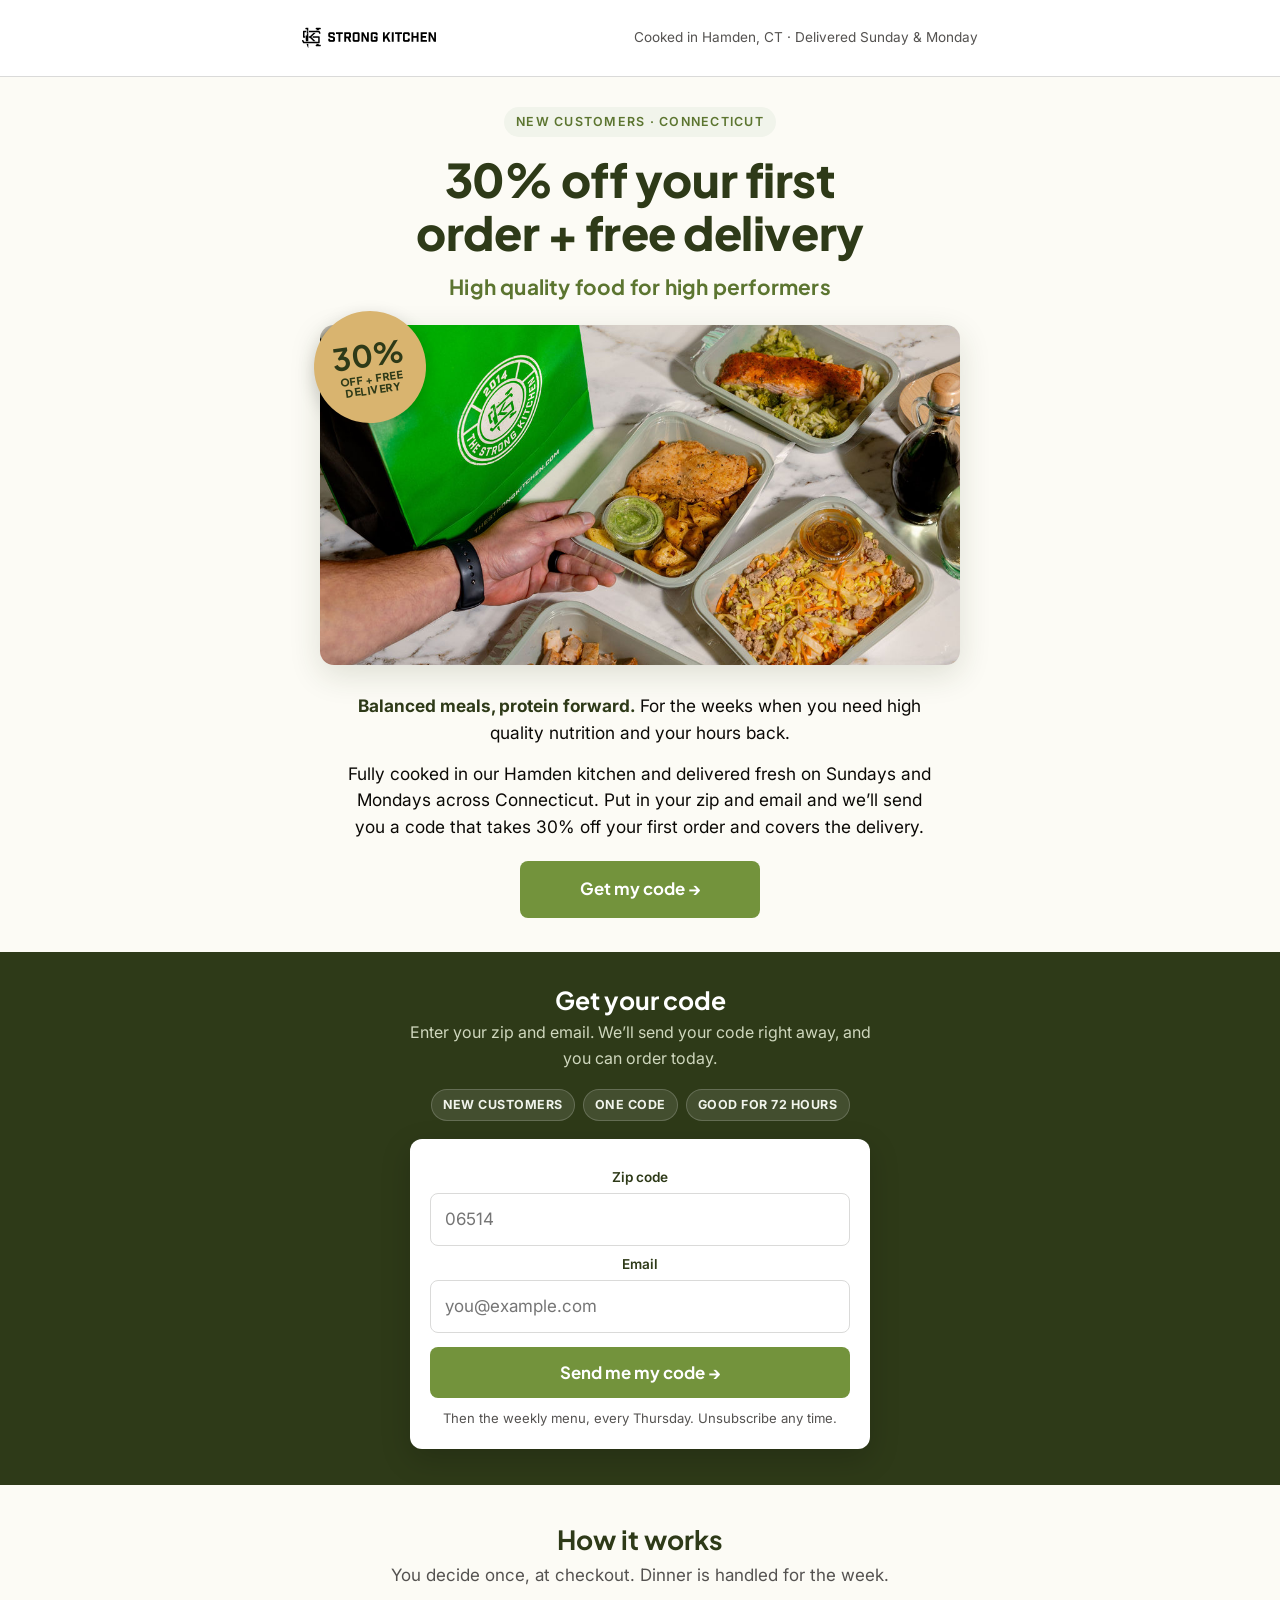
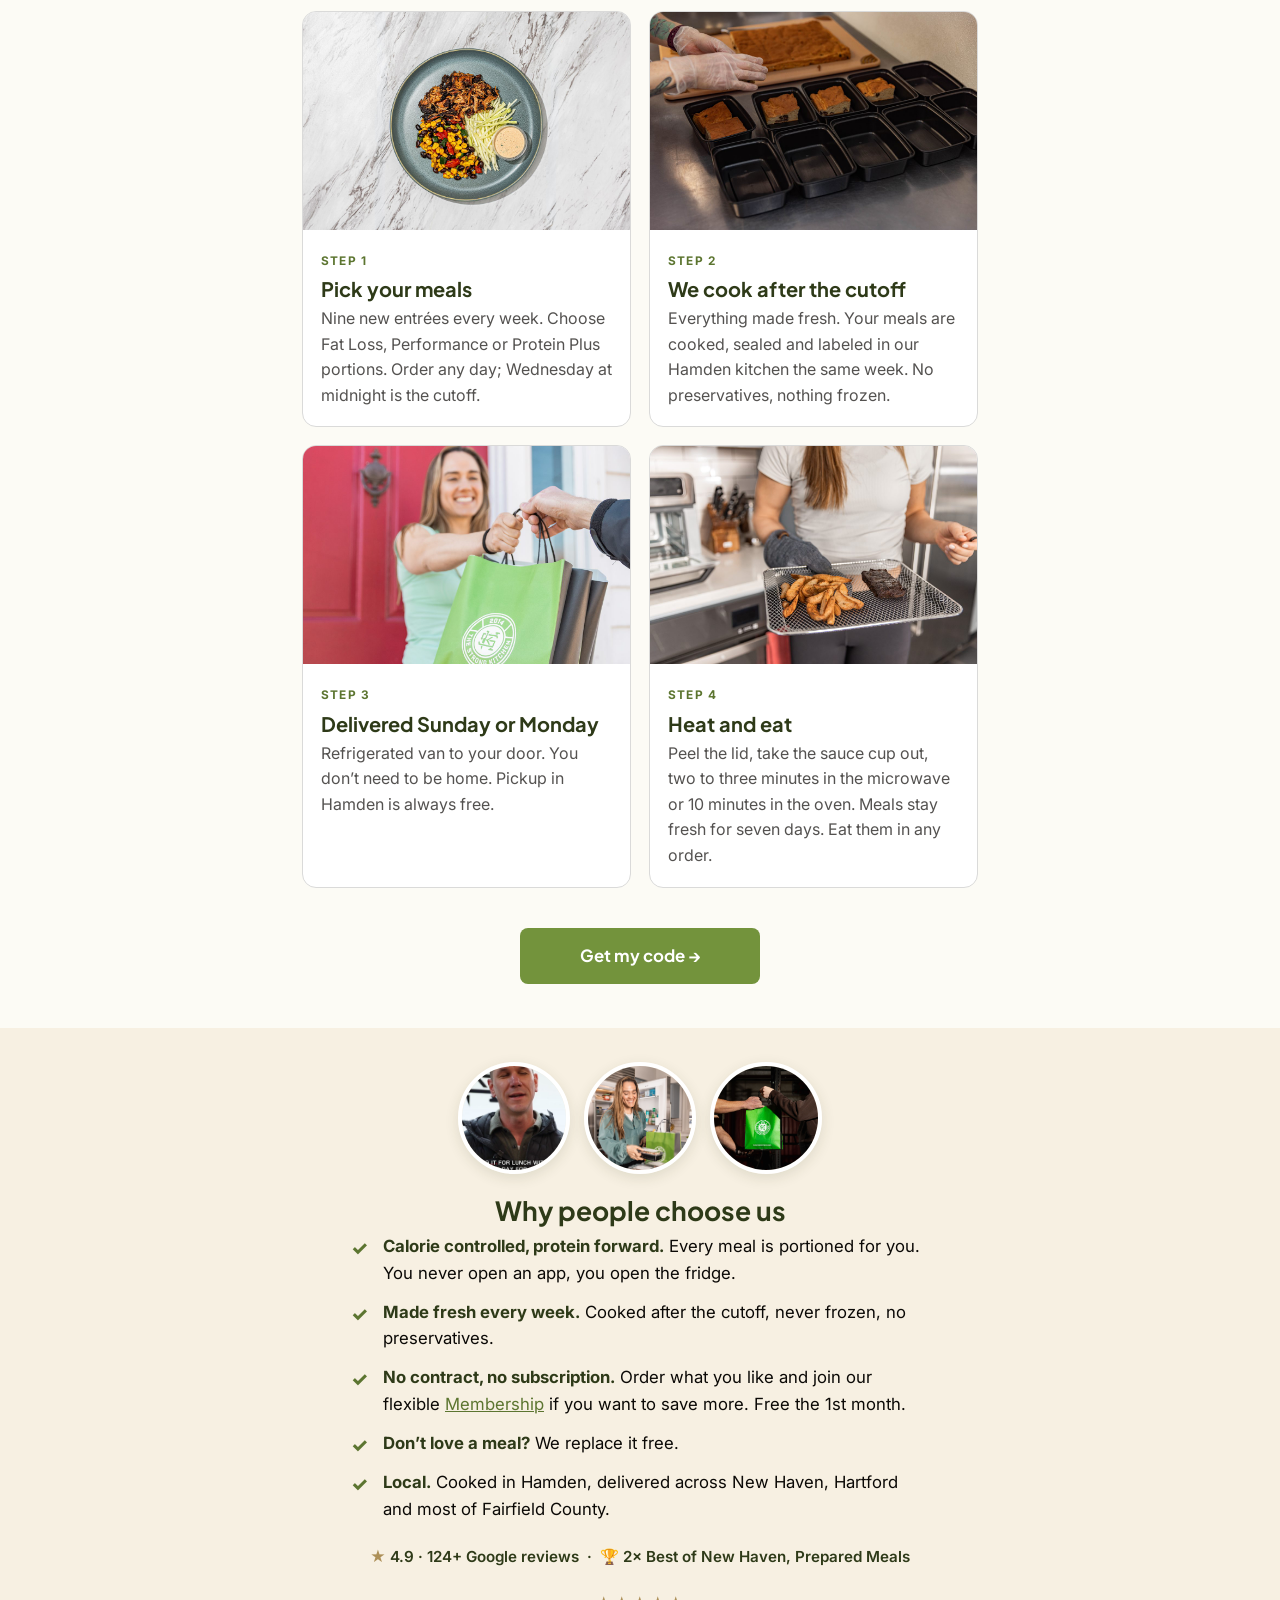
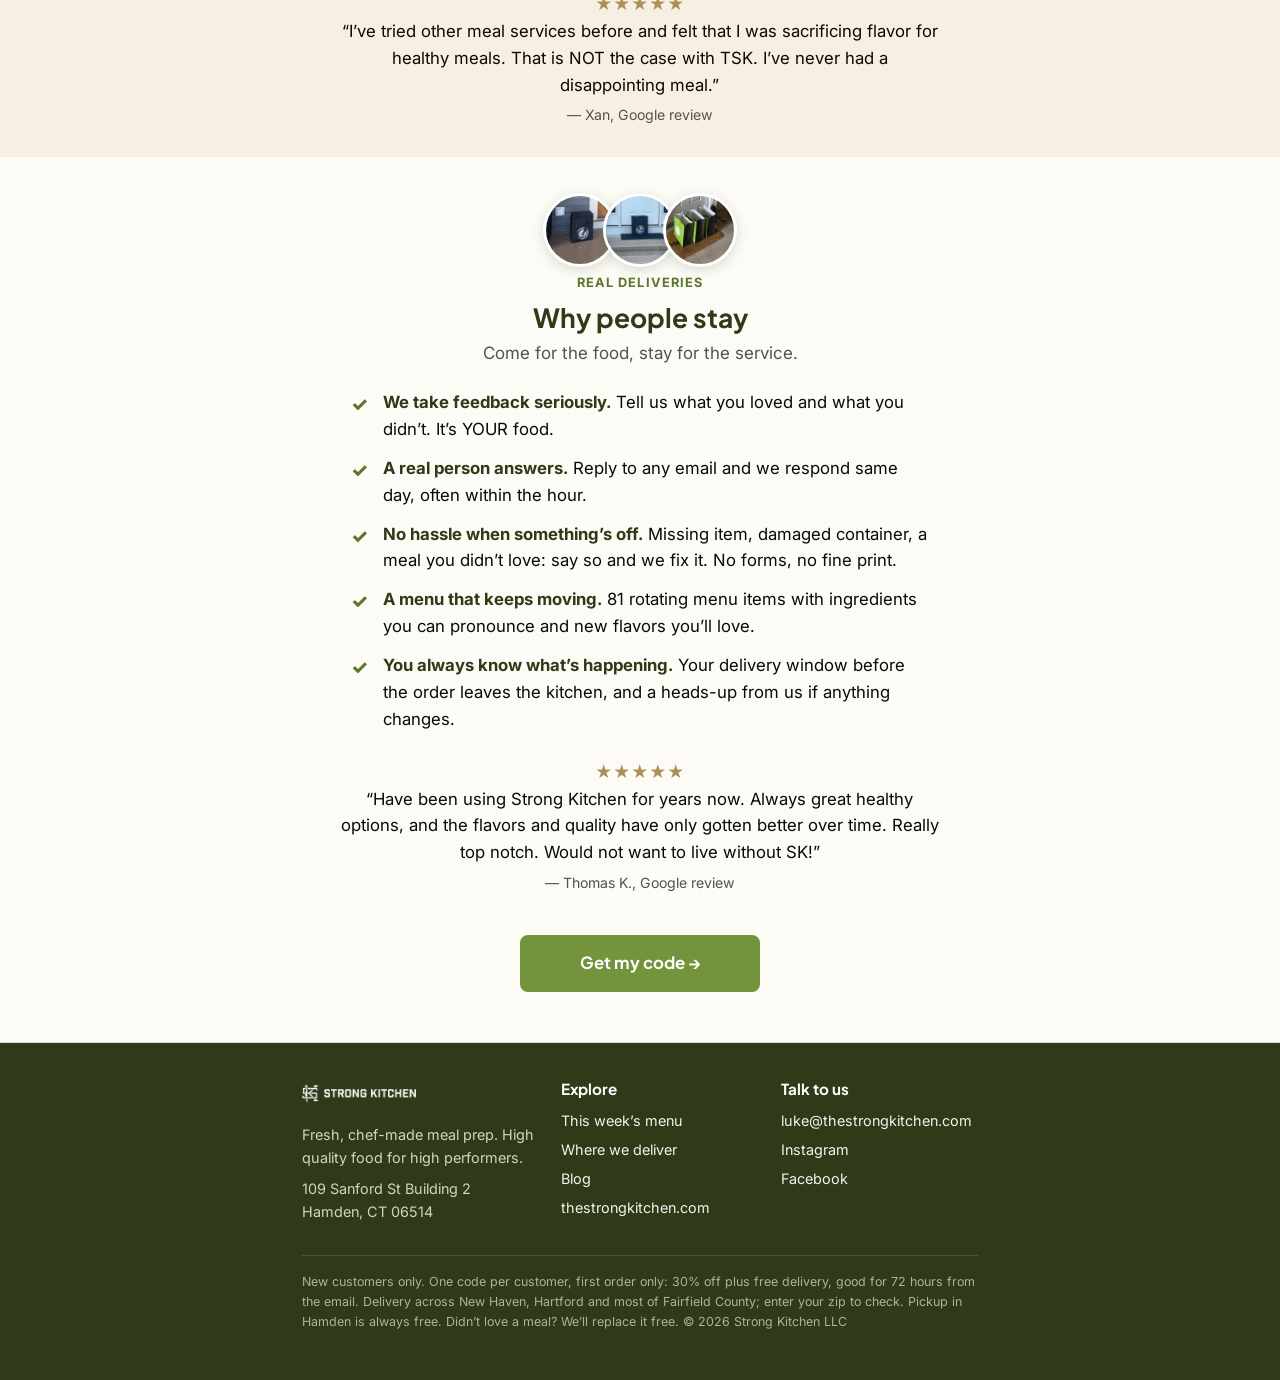
<file: index.html>
<!doctype html>
<html lang="en">
<head>
<meta charset="utf-8">
<meta name="viewport" content="width=device-width, initial-scale=1">
<title>30% Off Your First Order + Free Delivery — The Strong Kitchen, Hamden CT</title>
<meta name="description" content="30% off your first order and free delivery with one code. Fully cooked, high-protein meals from The Strong Kitchen in Hamden, delivered Sunday and Monday across Connecticut.">
<link rel="canonical" href="https://claim.thestrongkitchen.com/">
<meta property="og:type" content="website">
<meta property="og:url" content="https://claim.thestrongkitchen.com/">
<meta property="og:site_name" content="The Strong Kitchen">
<meta property="og:title" content="30% Off Your First Order + Free Delivery — The Strong Kitchen">
<meta property="og:description" content="One code takes 30% off your first order and covers delivery. Fully cooked meals from Hamden, at your door Sunday or Monday.">
<meta property="og:image" content="https://claim.thestrongkitchen.com/images/hero-meals.jpg">
<meta property="og:image:width" content="1024">
<meta property="og:image:height" content="683">
<meta name="twitter:card" content="summary_large_image">
<meta name="twitter:title" content="30% Off Your First Order + Free Delivery — The Strong Kitchen">
<meta name="twitter:description" content="30% off your first order + free delivery. High quality food for high performers, cooked in Hamden, CT.">
<meta name="twitter:image" content="https://claim.thestrongkitchen.com/images/hero-meals.jpg">
<link rel="icon" href="images/logo-text.png">
<link rel="preconnect" href="https://fonts.googleapis.com">
<link rel="stylesheet" href="https://fonts.googleapis.com/css2?family=Plus+Jakarta+Sans:wght@700;800&family=Inter:wght@400;600&display=swap">
<link rel="stylesheet" href="styles.css">
<style>
/* v3 LIVE 9/9 (Luke): single column, phone first. Sell first, ask second. Every button scrolls to the one form.
   Structure borrowed from the Gardenary challenge page: headline, photo with a badge, two short paragraphs,
   button, capture band, "how it works" cards, button, "why people stay" list, quote, button, real footer. */
.v3 .wrap{max-width:720px}
.v3 .top .wrap{max-width:720px}

/* headline */
.intro{padding:30px 0 6px;text-align:center}
.intro h1{font-size:clamp(2rem,7vw,2.9rem)}
.intro .tagline{font-family:"Plus Jakarta Sans",Inter,sans-serif;font-weight:700;font-size:clamp(1.05rem,4vw,1.3rem);color:var(--green-d);margin:10px 0 0;letter-spacing:.01em}

/* photo with the offer badge */
.heroart{position:relative;margin:22px auto 0;max-width:640px}
.heroart img{width:100%;height:auto;max-height:340px;object-fit:cover;border-radius:14px;box-shadow:0 10px 32px rgba(46,58,24,.14)}
.badge{position:absolute;left:-6px;top:-14px;width:112px;height:112px;display:grid;place-items:center;text-align:center;
  background:var(--gold);color:var(--forest);border-radius:50%;box-shadow:0 6px 18px rgba(0,0,0,.18);transform:rotate(-8deg);
  font-family:"Plus Jakarta Sans",Inter,sans-serif;font-weight:800;line-height:1.05}
.badge b{display:block;font-size:1.9rem}
.badge small{display:block;font-size:.66rem;letter-spacing:.06em;text-transform:uppercase;font-weight:800;margin-top:2px}
@media (max-width:480px){.badge{width:96px;height:96px;left:-4px;top:-10px}.badge b{font-size:1.6rem}.badge small{font-size:.6rem}}

/* the two paragraphs */
.pitch{padding:22px 0 8px;text-align:center}
.pitch p{font-size:1.08rem;color:var(--ink);max-width:34em;margin:0 auto 14px;line-height:1.55}
.pitch p b{color:var(--forest)}
.pitch .btn{width:auto;min-width:240px;margin-top:6px}

/* capture band */
.capture{background:var(--forest);color:#f1f4eb;padding:34px 0 36px;margin-top:26px;text-align:center;scroll-margin-top:12px}
.capture h2{color:#fff;font-size:1.55rem;margin-bottom:6px}
.capture .lead{color:#cfd7bd;font-size:1rem;margin:0 auto 18px;max-width:30em}
.capture .form{margin:0 auto;max-width:460px;border:0;box-shadow:0 10px 30px rgba(0,0,0,.18)}
.capture .form label{margin-top:8px}
.capture .form label span{display:none}
.capture .form .btn{margin-top:14px}
.capture .fine{color:var(--ink2)}
.capture .pills{display:flex;flex-wrap:wrap;justify-content:center;gap:8px;margin:0 0 18px}
.capture .pills span{font-size:.78rem;font-weight:700;letter-spacing:.04em;background:rgba(255,255,255,.1);border:1px solid rgba(255,255,255,.18);border-radius:999px;padding:5px 11px;color:#f1f4eb}

/* how it works */
.how{padding:40px 0 10px}
.how h2,.why h2{text-align:center;font-size:1.65rem;margin-bottom:6px}
.how .kicker,.why .kicker{text-align:center;color:var(--ink2);margin:0 auto 22px;max-width:34em}
.steps{display:grid;gap:18px}
.step{background:var(--white);border:1px solid var(--line);border-radius:14px;overflow:hidden}
.step img{width:100%;aspect-ratio:3/2;object-fit:cover}
.step .t{padding:16px 18px 18px}
.step .n{font-size:.74rem;letter-spacing:.1em;text-transform:uppercase;font-weight:700;color:var(--green-d)}
.step h3{font-size:1.25rem;margin:4px 0 6px}
.step p{margin:0;color:var(--ink2);font-size:1rem}
@media (min-width:640px){.steps{grid-template-columns:1fr 1fr}}
.mid{text-align:center;padding:26px 0 8px}
.mid .btn{width:auto;min-width:240px}

/* why people stay */
.why{padding:34px 0 10px;background:var(--cream);margin-top:26px}
.faces{display:flex;justify-content:center;gap:14px;margin:0 0 22px}
.faces img{width:112px;height:112px;border-radius:50%;object-fit:cover;border:4px solid #fff;box-shadow:0 4px 14px rgba(46,58,24,.12)}
@media (max-width:420px){.faces img{width:92px;height:92px}}
.why ul{list-style:none;margin:0 auto;padding:0;max-width:34em;display:grid;gap:12px}
.why li{position:relative;padding-left:32px;font-size:1.05rem}
.why li::before{content:"✓";position:absolute;left:0;top:0;color:var(--green-d);font-weight:800;font-size:1.2rem}
.why li b{color:var(--forest)}
.why .proofline{text-align:center;margin:22px auto 0;font-weight:600;color:var(--forest);font-size:.95rem}
.why blockquote{margin:18px auto 0;max-width:36em;text-align:center;font-size:1.05rem}
.why blockquote cite{display:block;font-style:normal;font-size:.88rem;color:var(--ink2);margin-top:6px}
.why{padding-bottom:30px}
.why blockquote{margin-top:22px}
.stay{padding:36px 0 10px}
.ugcrow{display:flex;justify-content:center;margin:0 0 6px;padding-left:14px}
.ugcrow img{width:74px;height:74px;border-radius:50%;object-fit:cover;border:3px solid #fff;box-shadow:0 3px 12px rgba(46,58,24,.16);margin-left:-14px;background:#eee}
@media (max-width:420px){.ugcrow img{width:62px;height:62px;margin-left:-12px}}
.ugccap{text-align:center;font-size:.8rem;letter-spacing:.08em;text-transform:uppercase;font-weight:700;color:var(--green-d);margin:0 0 10px}
.stay h2{text-align:center;font-size:1.65rem;margin-bottom:6px}
.stay .kicker{text-align:center;color:var(--ink2);margin:0 auto 22px;max-width:34em}
.stay ul{list-style:none;margin:0 auto;padding:0;max-width:34em;display:grid;gap:12px}
.stay li{position:relative;padding-left:32px;font-size:1.05rem}
.stay li::before{content:"✓";position:absolute;left:0;top:0;color:var(--green-d);font-weight:800;font-size:1.2rem}
.stay li b{color:var(--forest)}
.stay blockquote{margin:26px auto 0;max-width:36em;text-align:center;font-size:1.05rem}
.stay blockquote cite{display:block;font-style:normal;font-size:.88rem;color:var(--ink2);margin-top:6px}
.stay .mid{padding-bottom:40px}

/* footer */
.foot{background:var(--forest);color:#cfd7bd;padding:34px 0 40px;font-size:.9rem}
.foot .cols{display:grid;gap:22px}
@media (min-width:640px){.foot .cols{grid-template-columns:1.2fr 1fr 1fr}}
.foot img{height:34px;width:auto;filter:brightness(0) invert(1);opacity:.95;margin-bottom:12px}
.foot h4{color:#fff;font-family:"Plus Jakarta Sans",Inter,sans-serif;font-size:.95rem;margin:0 0 8px}
.foot a{color:#f1f4eb;text-decoration:none}
.foot a:hover{text-decoration:underline}
.foot ul{list-style:none;margin:0;padding:0;display:grid;gap:6px}
.foot p{margin:0 0 8px}
.foot .legal{border-top:1px solid rgba(255,255,255,.14);margin-top:24px;padding-top:16px;font-size:.78rem;color:#aab598}
</style>
<!-- Google Tag Manager (same container as thestrongkitchen.com) -->
<script>(function(w,d,s,l,i){w[l]=w[l]||[];w[l].push({'gtm.start':new Date().getTime(),event:'gtm.js'});var f=d.getElementsByTagName(s)[0],j=d.createElement(s),dl=l!='dataLayer'?'&l='+l:'';j.async=true;j.src='https://www.googletagmanager.com/gtm.js?id='+i+dl;f.parentNode.insertBefore(j,f);})(window,document,'script','dataLayer','GTM-KTPCPN88');</script>
</head>
<body class="v3">
<noscript><iframe src="https://www.googletagmanager.com/ns.html?id=GTM-KTPCPN88" height="0" width="0" style="display:none;visibility:hidden"></iframe></noscript>

<header class="top"><div class="wrap">
  <a href="https://thestrongkitchen.com" data-carry><img src="images/logo-text.png" alt="The Strong Kitchen"></a>
  <span class="tag">Cooked in Hamden, CT · Delivered Sunday &amp; Monday</span>
</div></header>

<section class="intro"><div class="wrap">
  <span class="eyebrow">New customers · Connecticut</span>
  <h1>30% off your first order + free delivery</h1>
  <p class="tagline">High quality food for high performers</p>
  <div class="heroart">
    <img src="images/hero-meals.jpg" alt="A week of Strong Kitchen meals next to the green delivery bag" width="1024" height="683">
    <div class="badge" aria-hidden="true"><div><b>30%</b><small>off + free delivery</small></div></div>
  </div>
</div></section>

<section class="pitch"><div class="wrap">
  <p><b>Balanced meals, protein forward.</b> For the weeks when you need high quality nutrition and your hours back.</p>
  <p>Fully cooked in our Hamden kitchen and delivered fresh on Sundays and Mondays across Connecticut. Put in your zip and email and we’ll send you a code that takes 30% off your first order and covers the delivery.</p>
  <a class="btn" href="#claim">Get my code →</a>
</div></section>

<section class="capture" id="claim"><div class="wrap">
  <h2>Get your code</h2>
  <p class="lead">Enter your zip and email. We’ll send your code right away, and you can order today.</p>
  <div class="pills"><span>NEW CUSTOMERS</span><span>ONE CODE</span><span>GOOD FOR 72 HOURS</span></div>
  <form class="form" id="claim-form" novalidate>
    <label for="zip">Zip code <span>— so we only send you what we actually deliver</span></label>
    <input id="zip" name="zip" type="text" inputmode="numeric" autocomplete="postal-code" maxlength="10" placeholder="06514" required>
    <label for="email">Email</label>
    <input id="email" name="email" type="email" autocomplete="email" placeholder="you@example.com" required>
    <input class="hp" name="sk_extra_field" type="text" tabindex="-1" autocomplete="off" aria-hidden="true" readonly>
    <button class="btn" type="submit">Send me my code →</button>
    <p class="fine">Then the weekly menu, every Thursday. Unsubscribe any time.</p>
    <p class="msg" id="form-msg" role="status" aria-live="polite"></p>
  </form>
</div></section>

<section class="how"><div class="wrap">
  <h2>How it works</h2>
  <p class="kicker">You decide once, at checkout. Dinner is handled for the week.</p>
  <div class="steps">
    <div class="step">
      <img src="images/meal-pulled-chicken.jpg" alt="A plated Strong Kitchen meal with the sauce cup on the side" loading="lazy">
      <div class="t"><span class="n">Step 1</span><h3>Pick your meals</h3>
      <p>Nine new entrées every week. Choose Fat Loss, Performance or Protein Plus portions. Order any day; Wednesday at midnight is the cutoff.</p></div>
    </div>
    <div class="step">
      <img src="images/how-cook.jpg" alt="Meals being portioned into containers in the Strong Kitchen" loading="lazy">
      <div class="t"><span class="n">Step 2</span><h3>We cook after the cutoff</h3>
      <p>Everything made fresh. Your meals are cooked, sealed and labeled in our Hamden kitchen the same week. No preservatives, nothing frozen.</p></div>
    </div>
    <div class="step">
      <img src="images/how-deliver.jpg" alt="A Strong Kitchen delivery handed over at the front door" loading="lazy">
      <div class="t"><span class="n">Step 3</span><h3>Delivered Sunday or Monday</h3>
      <p>Refrigerated van to your door. You don’t need to be home. Pickup in Hamden is always free.</p></div>
    </div>
    <div class="step">
      <img src="images/how-heat.jpg" alt="Steak and roasted potatoes coming out of the oven on a tray" loading="lazy">
      <div class="t"><span class="n">Step 4</span><h3>Heat and eat</h3>
      <p>Peel the lid, take the sauce cup out, two to three minutes in the microwave or 10 minutes in the oven. Meals stay fresh for seven days. Eat them in any order.</p></div>
    </div>
  </div>
  <div class="mid"><a class="btn" href="#claim">Get my code →</a></div>
</div></section>

<section class="why"><div class="wrap">
  <div class="faces">
    <img src="images/lp-proof-josh.jpg" alt="Josh, a Strong Kitchen customer" loading="lazy">
    <img src="images/lp-fridge.jpg" alt="A customer stocking her fridge with Strong Kitchen meals" loading="lazy">
    <img src="images/handoff.jpg" alt="A Strong Kitchen bag handed to a customer at the gym" loading="lazy">
  </div>
  <h2>Why people choose us</h2>
  <ul>
    <li><b>Calorie controlled, protein forward.</b> Every meal is portioned for you. You never open an app, you open the fridge.</li>
    <li><b>Made fresh every week.</b> Cooked after the cutoff, never frozen, no preservatives.</li>
    <li><b>No contract, no subscription.</b> Order what you like and join our flexible <a href="https://thestrongkitchen.com/memberships" data-carry>Membership</a> if you want to save more. Free the 1st month.</li>
    <li><b>Don’t love a meal?</b> We replace it free.</li>
    <li><b>Local.</b> Cooked in Hamden, delivered across New Haven, Hartford and most of Fairfield County.</li>
  </ul>
  <p class="proofline"><span class="stars">★</span> 4.9 · 124+ Google reviews &nbsp;·&nbsp; 🏆 2× Best of New Haven, Prepared Meals</p>
  <blockquote><span class="stars">★★★★★</span><br>“I’ve tried other meal services before and felt that I was sacrificing flavor for healthy meals. That is NOT the case with TSK. I’ve never had a disappointing meal.”<cite>— Xan, Google review</cite></blockquote>
</div></section>

<section class="stay"><div class="wrap">
  <div class="ugcrow" aria-label="Delivery photos">
    <img src="images/ugc-1.jpg" alt="A Strong Kitchen delivery bag at a customer’s front door" loading="lazy">
    <img src="images/ugc-2.jpg" alt="A Strong Kitchen delivery bag on a customer’s doormat" loading="lazy">
    <img src="images/ugc-3.jpg" alt="Three Strong Kitchen bags waiting at a customer’s door" loading="lazy">
  </div>
  <p class="ugccap">Real deliveries</p>
  <h2>Why people stay</h2>
  <p class="kicker">Come for the food, stay for the service.</p>
  <ul>
    <li><b>We take feedback seriously.</b> Tell us what you loved and what you didn’t. It’s YOUR food.</li>
    <li><b>A real person answers.</b> Reply to any email and we respond same day, often within the hour.</li>
    <li><b>No hassle when something’s off.</b> Missing item, damaged container, a meal you didn’t love: say so and we fix it. No forms, no fine print.</li>
    <li><b>A menu that keeps moving.</b> 81 rotating menu items with ingredients you can pronounce and new flavors you’ll love.</li>
    <li><b>You always know what’s happening.</b> Your delivery window before the order leaves the kitchen, and a heads-up from us if anything changes.</li>
  </ul>
  <blockquote><span class="stars">★★★★★</span><br>“Have been using Strong Kitchen for years now. Always great healthy options, and the flavors and quality have only gotten better over time. Really top notch. Would not want to live without SK!”<cite>— Thomas K., Google review</cite></blockquote>
  <div class="mid"><a class="btn" href="#claim">Get my code →</a></div>
</div></section>

<footer class="foot"><div class="wrap">
  <div class="cols">
    <div>
      <img src="images/logo-text.png" alt="The Strong Kitchen">
      <p>Fresh, chef-made meal prep. High quality food for high performers.</p>
      <p>109 Sanford St Building 2<br>Hamden, CT 06514</p>
    </div>
    <div>
      <h4>Explore</h4>
      <ul>
        <li><a href="https://thestrongkitchen.com/menus" data-carry>This week’s menu</a></li>
        <li><a href="https://thestrongkitchen.com/where-we-deliver" data-carry>Where we deliver</a></li>
        <li><a href="https://thestrongkitchen.com/blog" data-carry>Blog</a></li>
        <li><a href="https://thestrongkitchen.com" data-carry>thestrongkitchen.com</a></li>
      </ul>
    </div>
    <div>
      <h4>Talk to us</h4>
      <ul>
        <li><a href="mailto:luke@thestrongkitchen.com">luke@thestrongkitchen.com</a></li>
        <li><a href="https://www.instagram.com/thestrongkitchen/">Instagram</a></li>
        <li><a href="https://www.facebook.com/thestrongkitchen/">Facebook</a></li>
      </ul>
    </div>
  </div>
  <p class="legal">New customers only. One code per customer, first order only: 30% off plus free delivery, good for 72 hours from the email. Delivery across New Haven, Hartford and most of Fairfield County; enter your zip to check. Pickup in Hamden is always free. Didn’t love a meal? We’ll replace it free. © 2026 Strong Kitchen LLC</p>
</div></footer>

<script src="app.js?v=20260918"></script>
</body>
</html>
</file>
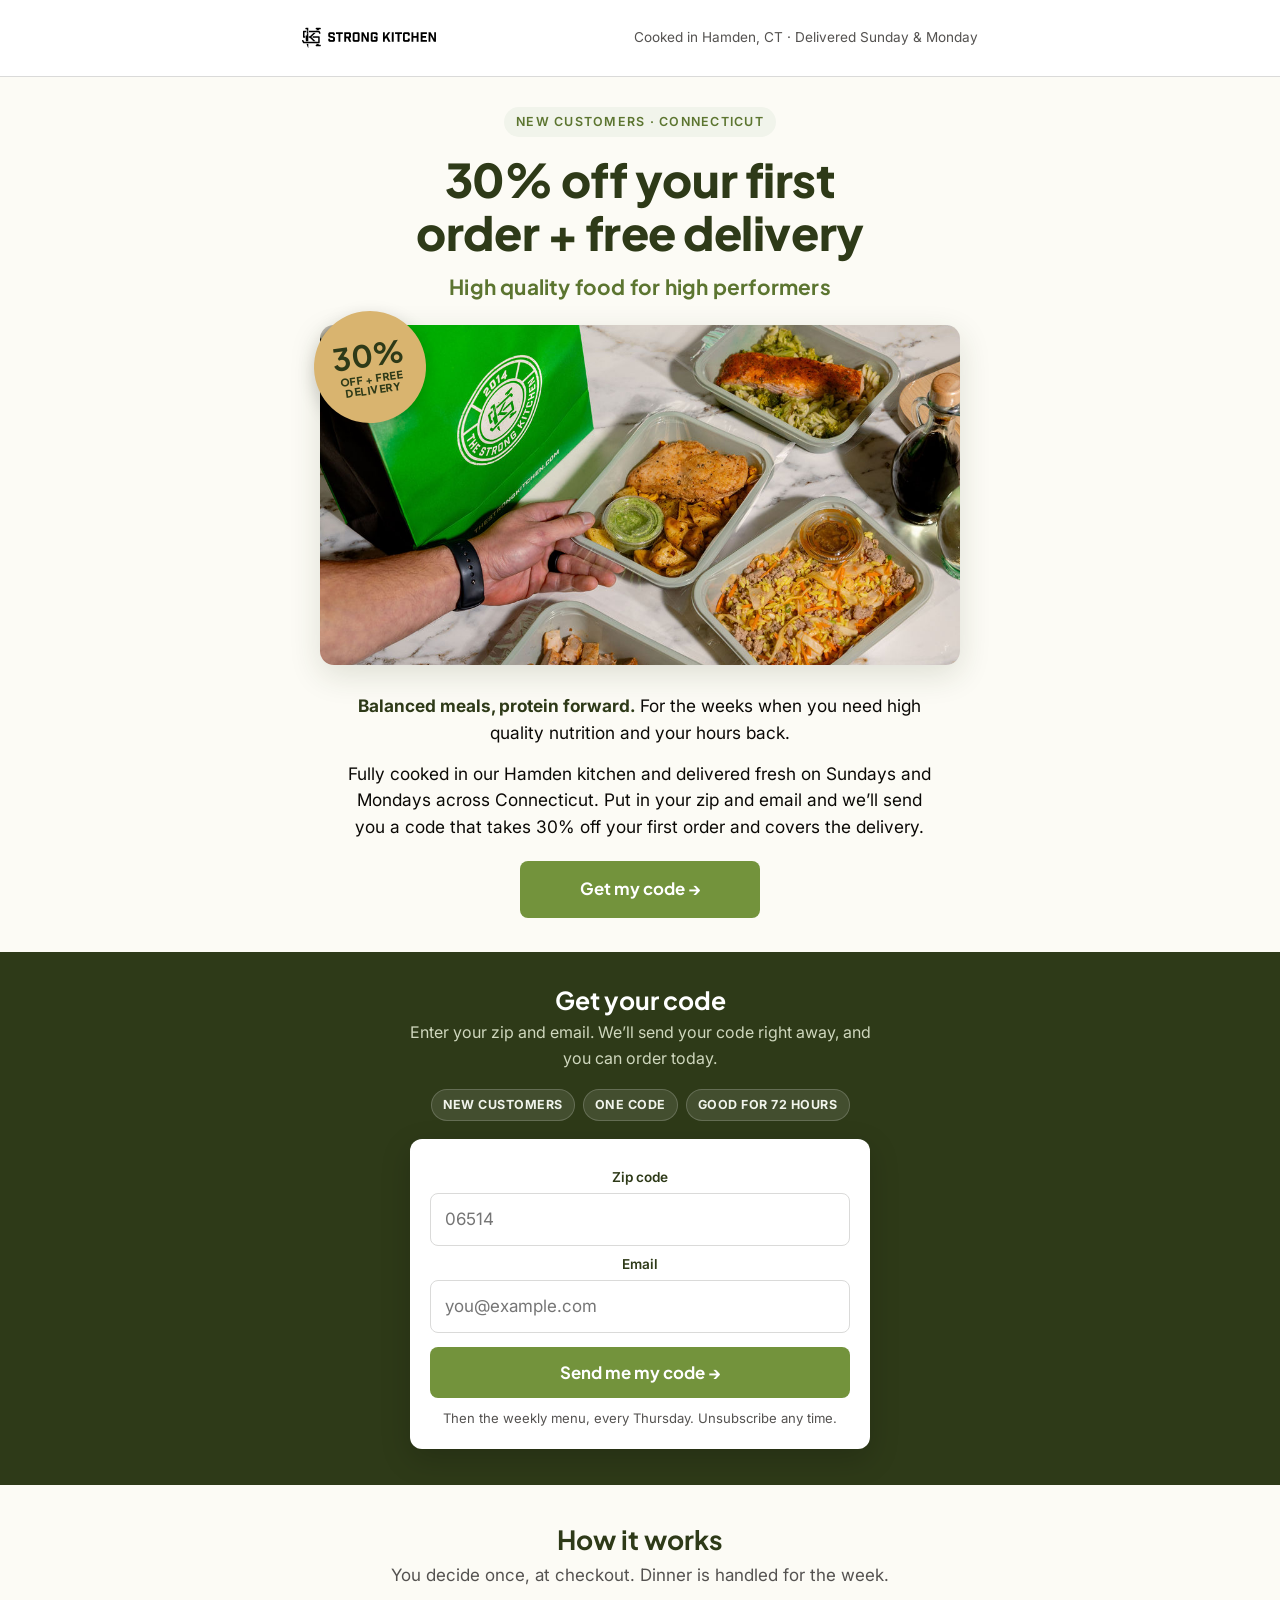
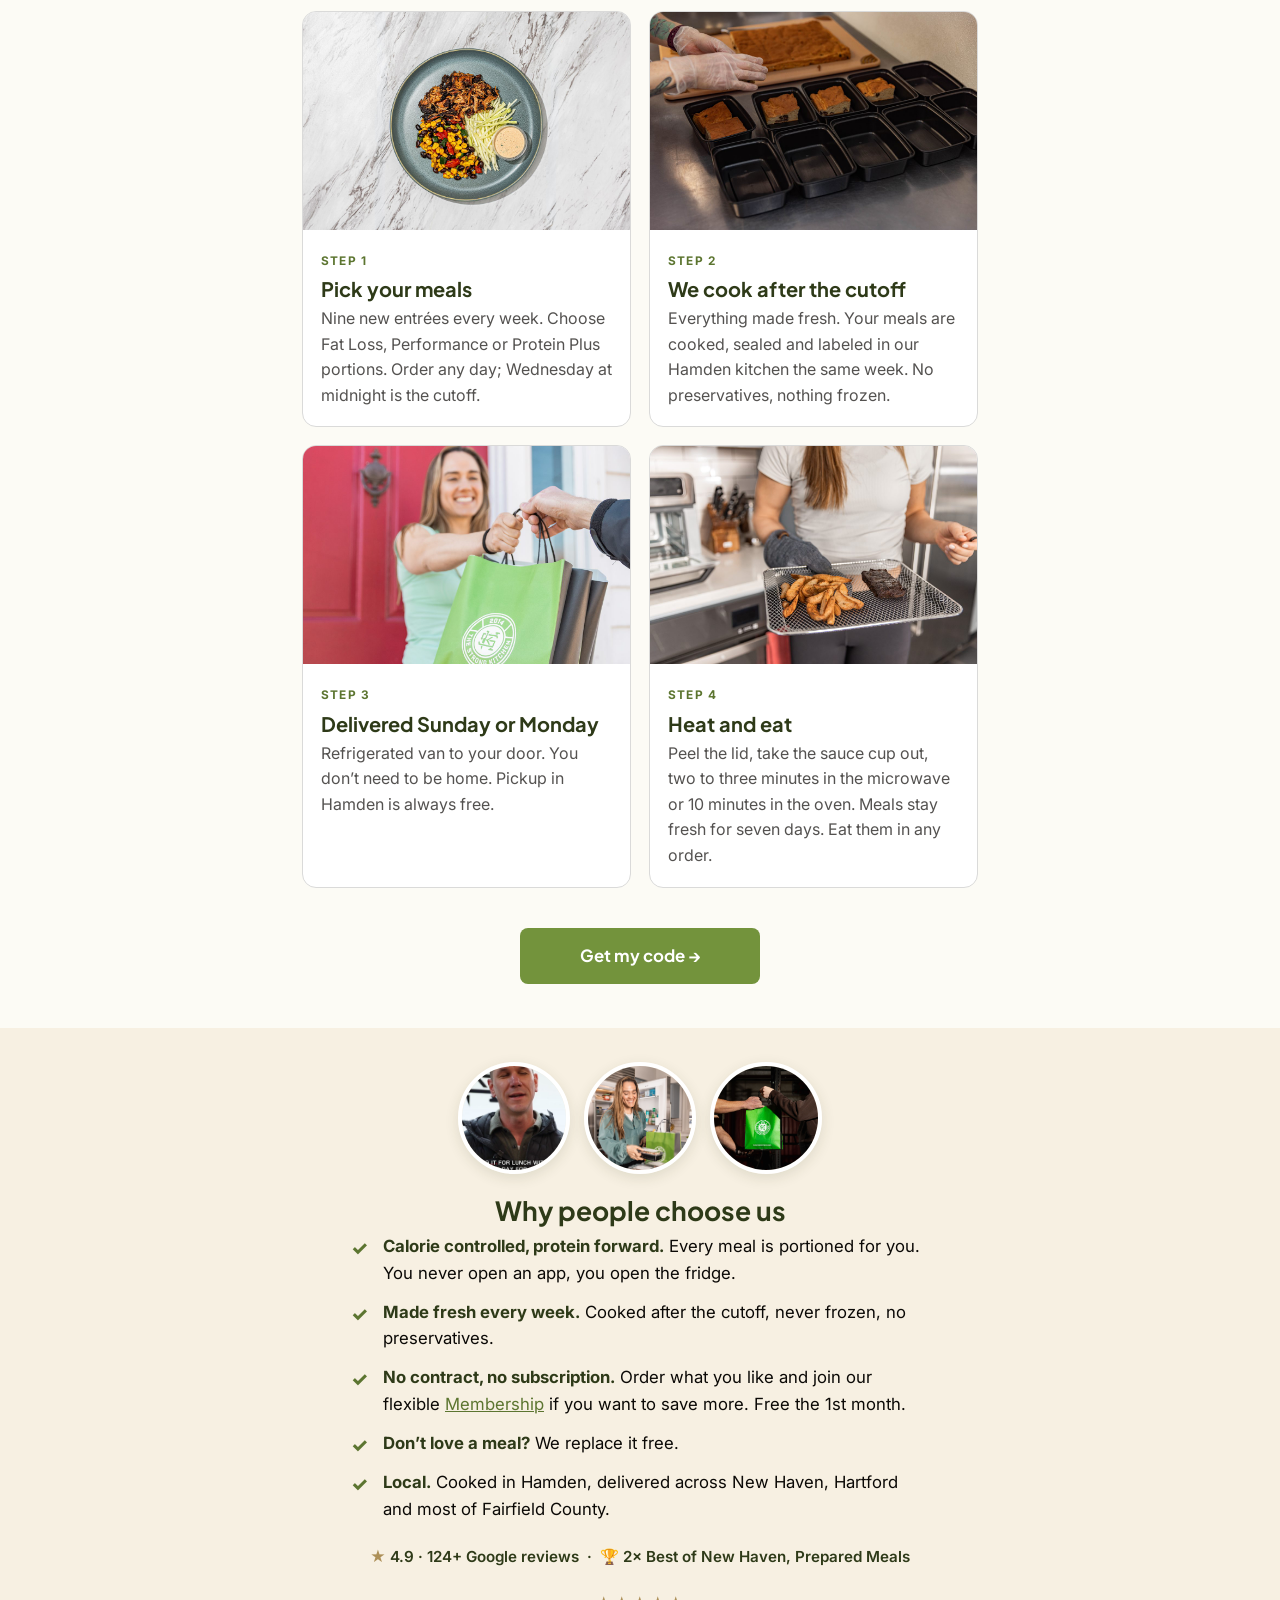
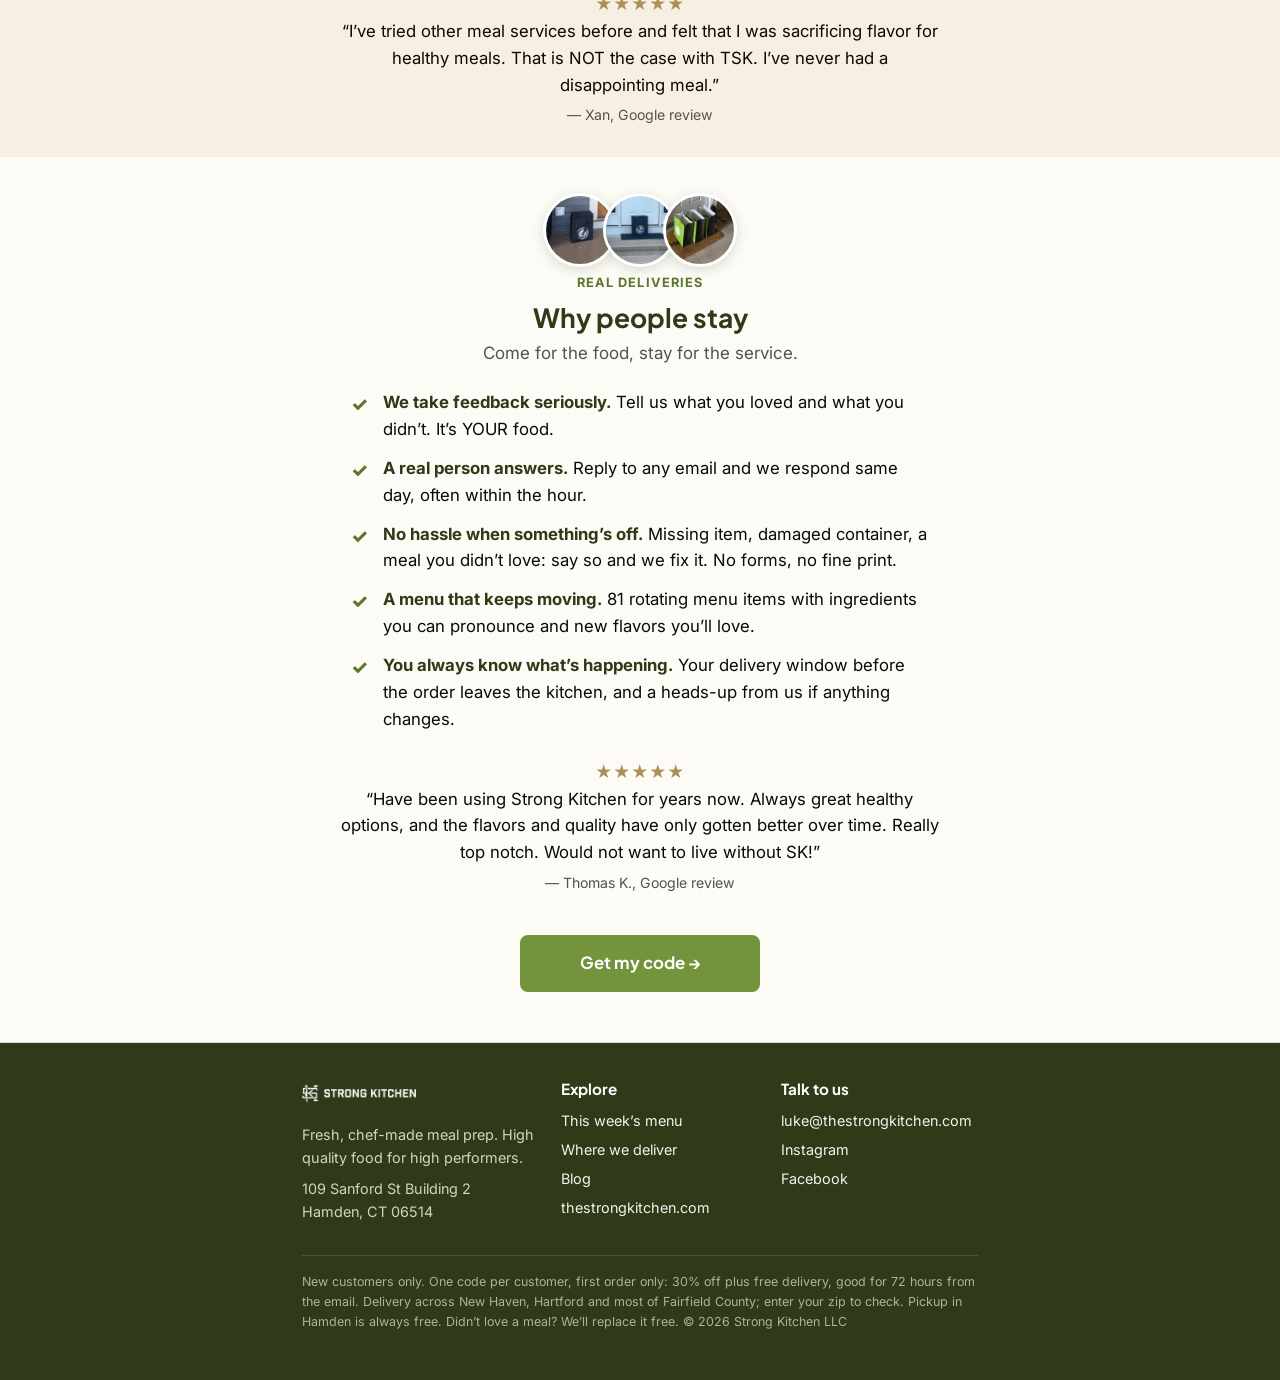
<file: b.html>
<!doctype html>
<html lang="en"><head><meta charset="utf-8"><title>The Strong Kitchen</title><meta name="robots" content="noindex"><meta property="og:type" content="website"><meta property="og:url" content="https://claim.thestrongkitchen.com/"><meta property="og:site_name" content="The Strong Kitchen"><meta property="og:title" content="Claim Your Free SK Insider Bonuses — The Strong Kitchen"><meta property="og:description" content="SK Insider, free for your first month: a free sauce, a free snack and a free meal packed into your first orders. Fresh meal prep cooked in Hamden, delivered Sunday and Monday across Connecticut."><meta property="og:image" content="https://claim.thestrongkitchen.com/images/hero-meals.jpg"><meta property="og:image:width" content="1024"><meta property="og:image:height" content="683"><meta name="twitter:card" content="summary_large_image"><meta name="twitter:image" content="https://claim.thestrongkitchen.com/images/hero-meals.jpg"><script>location.replace("/" + location.search + location.hash);</script><meta http-equiv="refresh" content="0;url=/"></head><body><p>Redirecting to <a href="/">claim.thestrongkitchen.com</a>…</p></body></html>
</file>
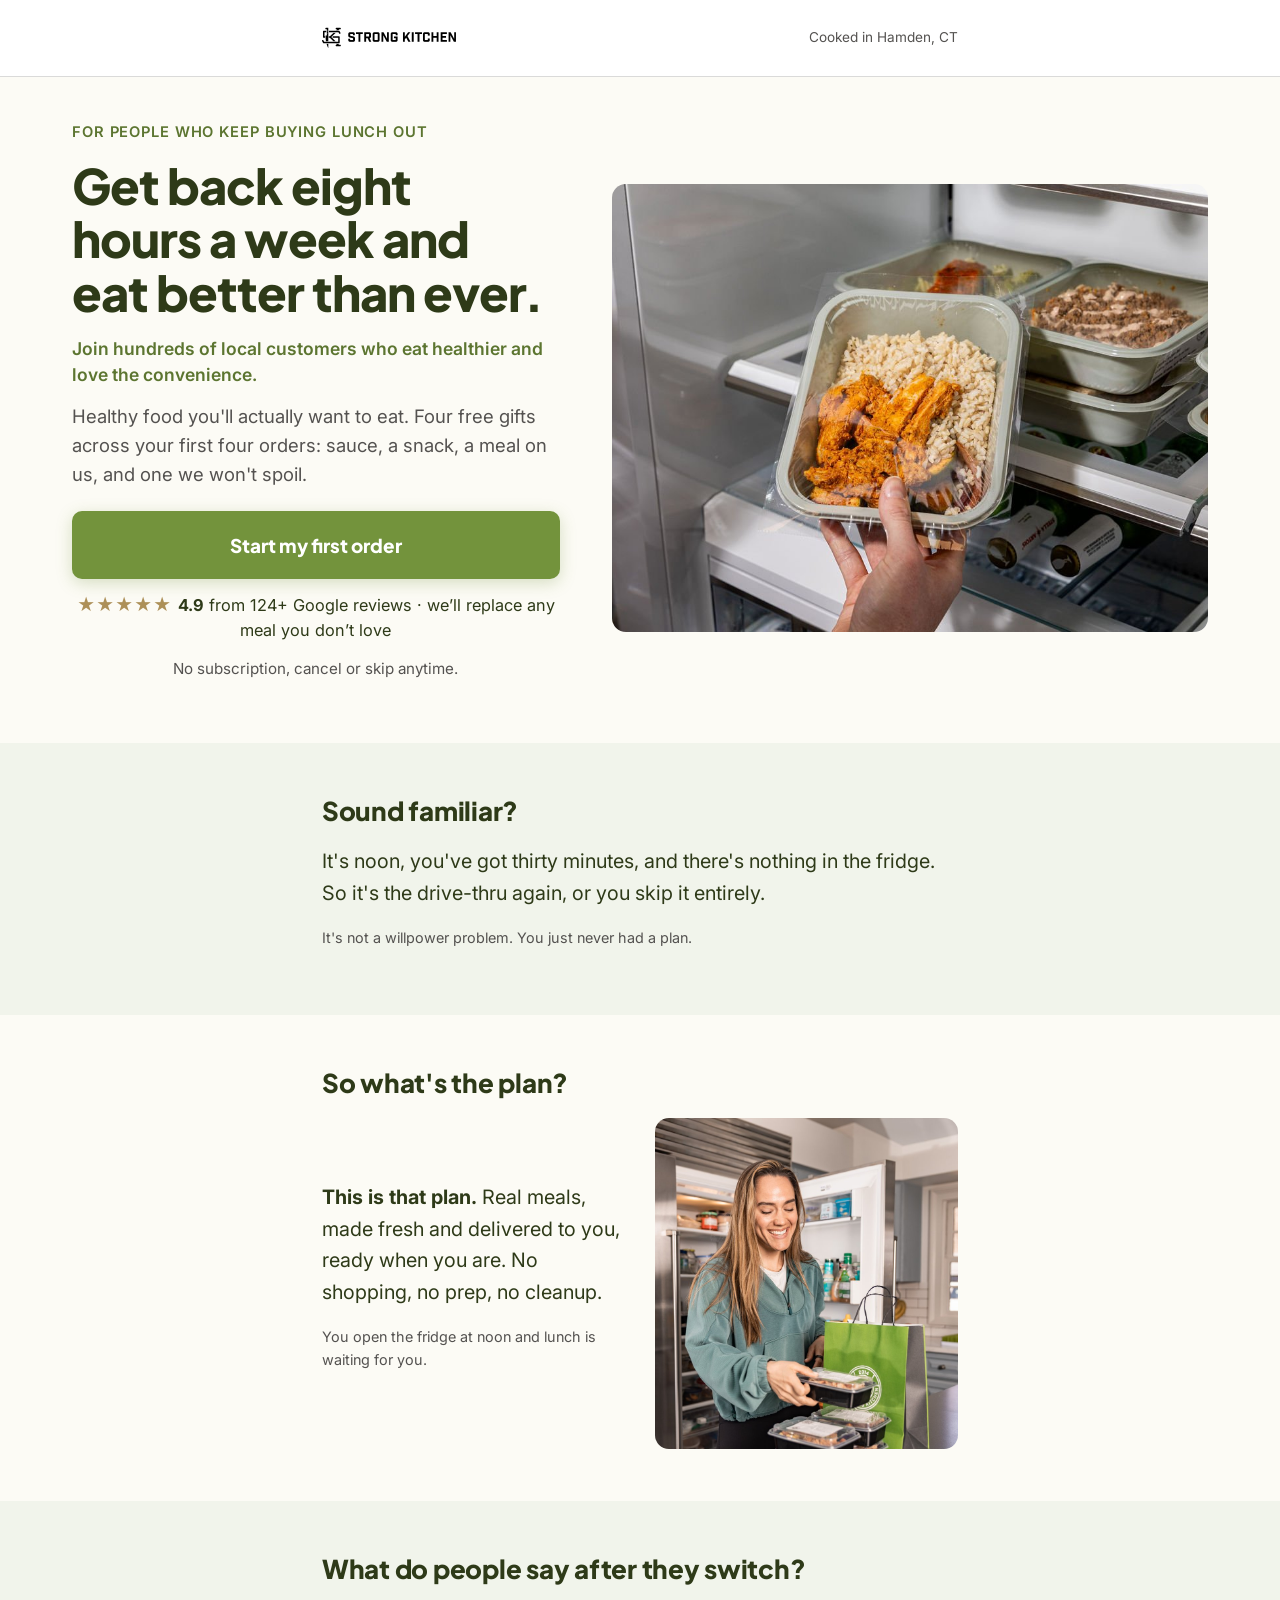
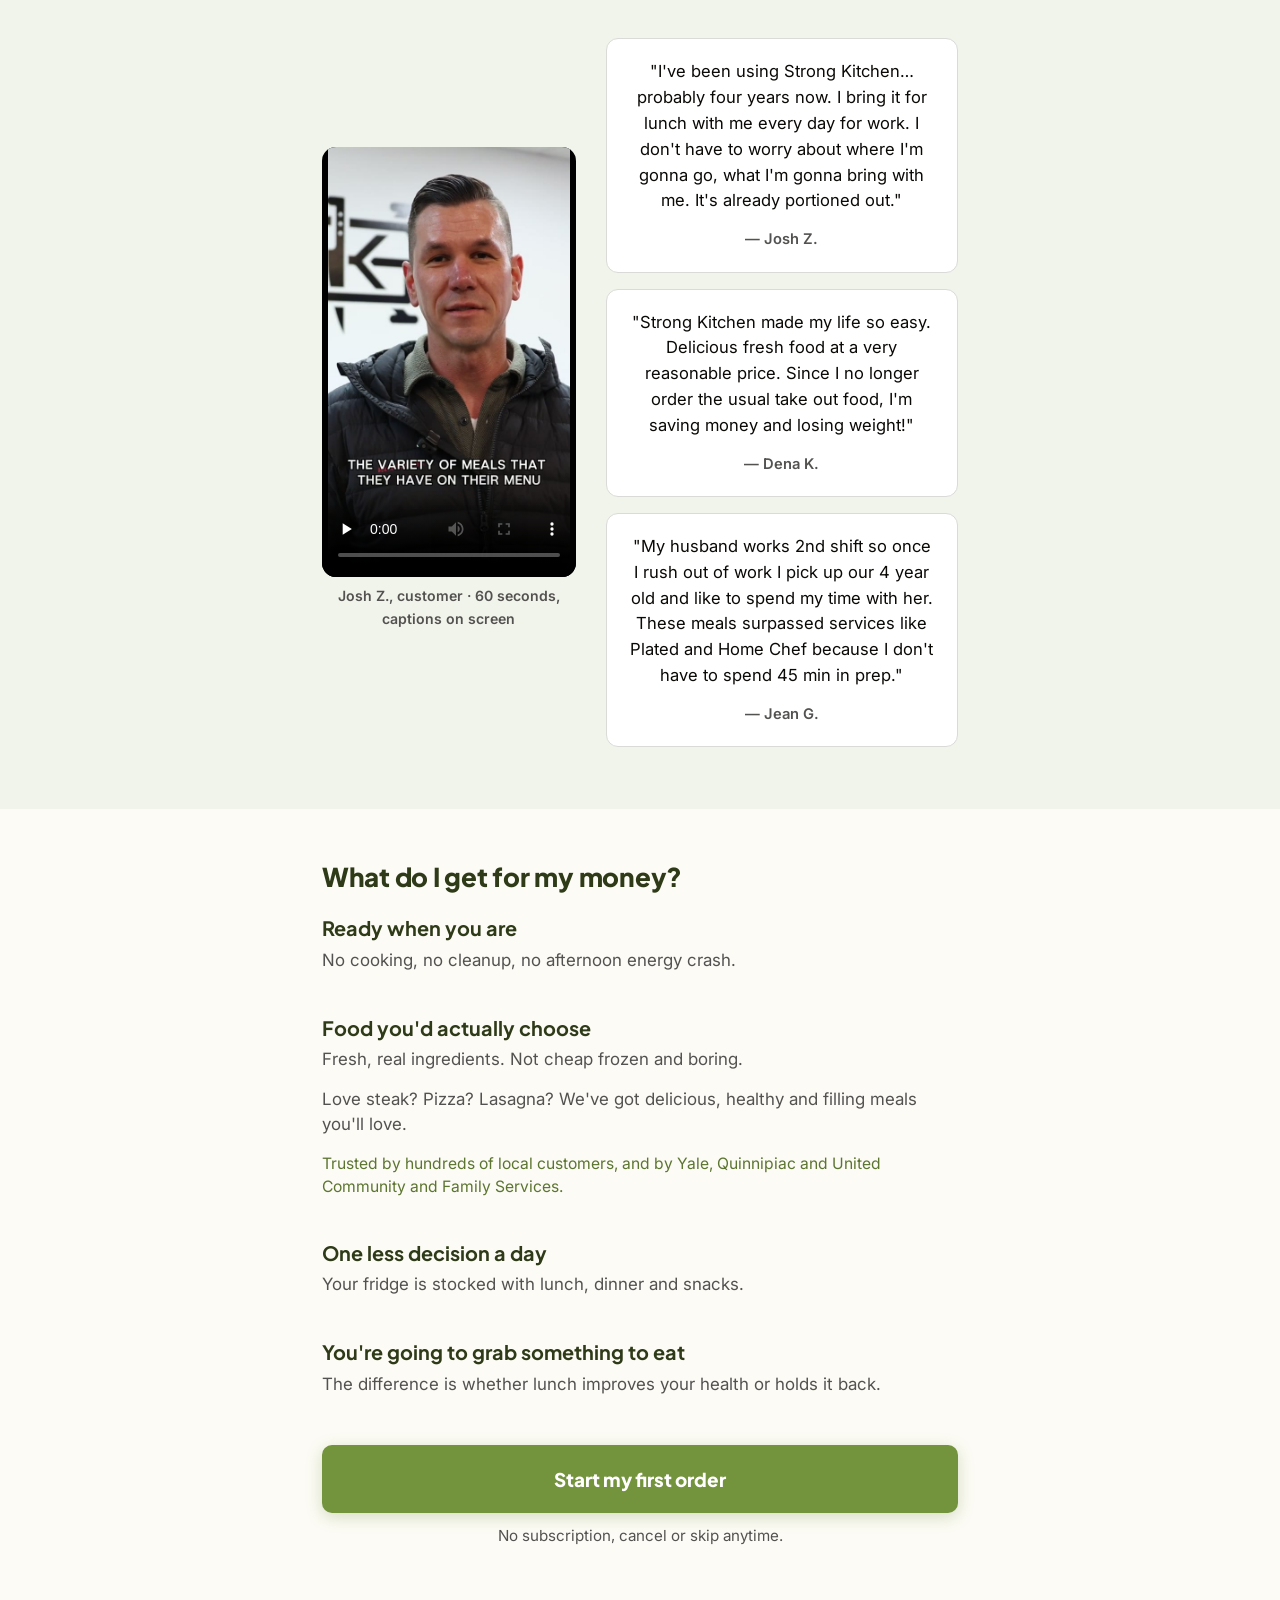
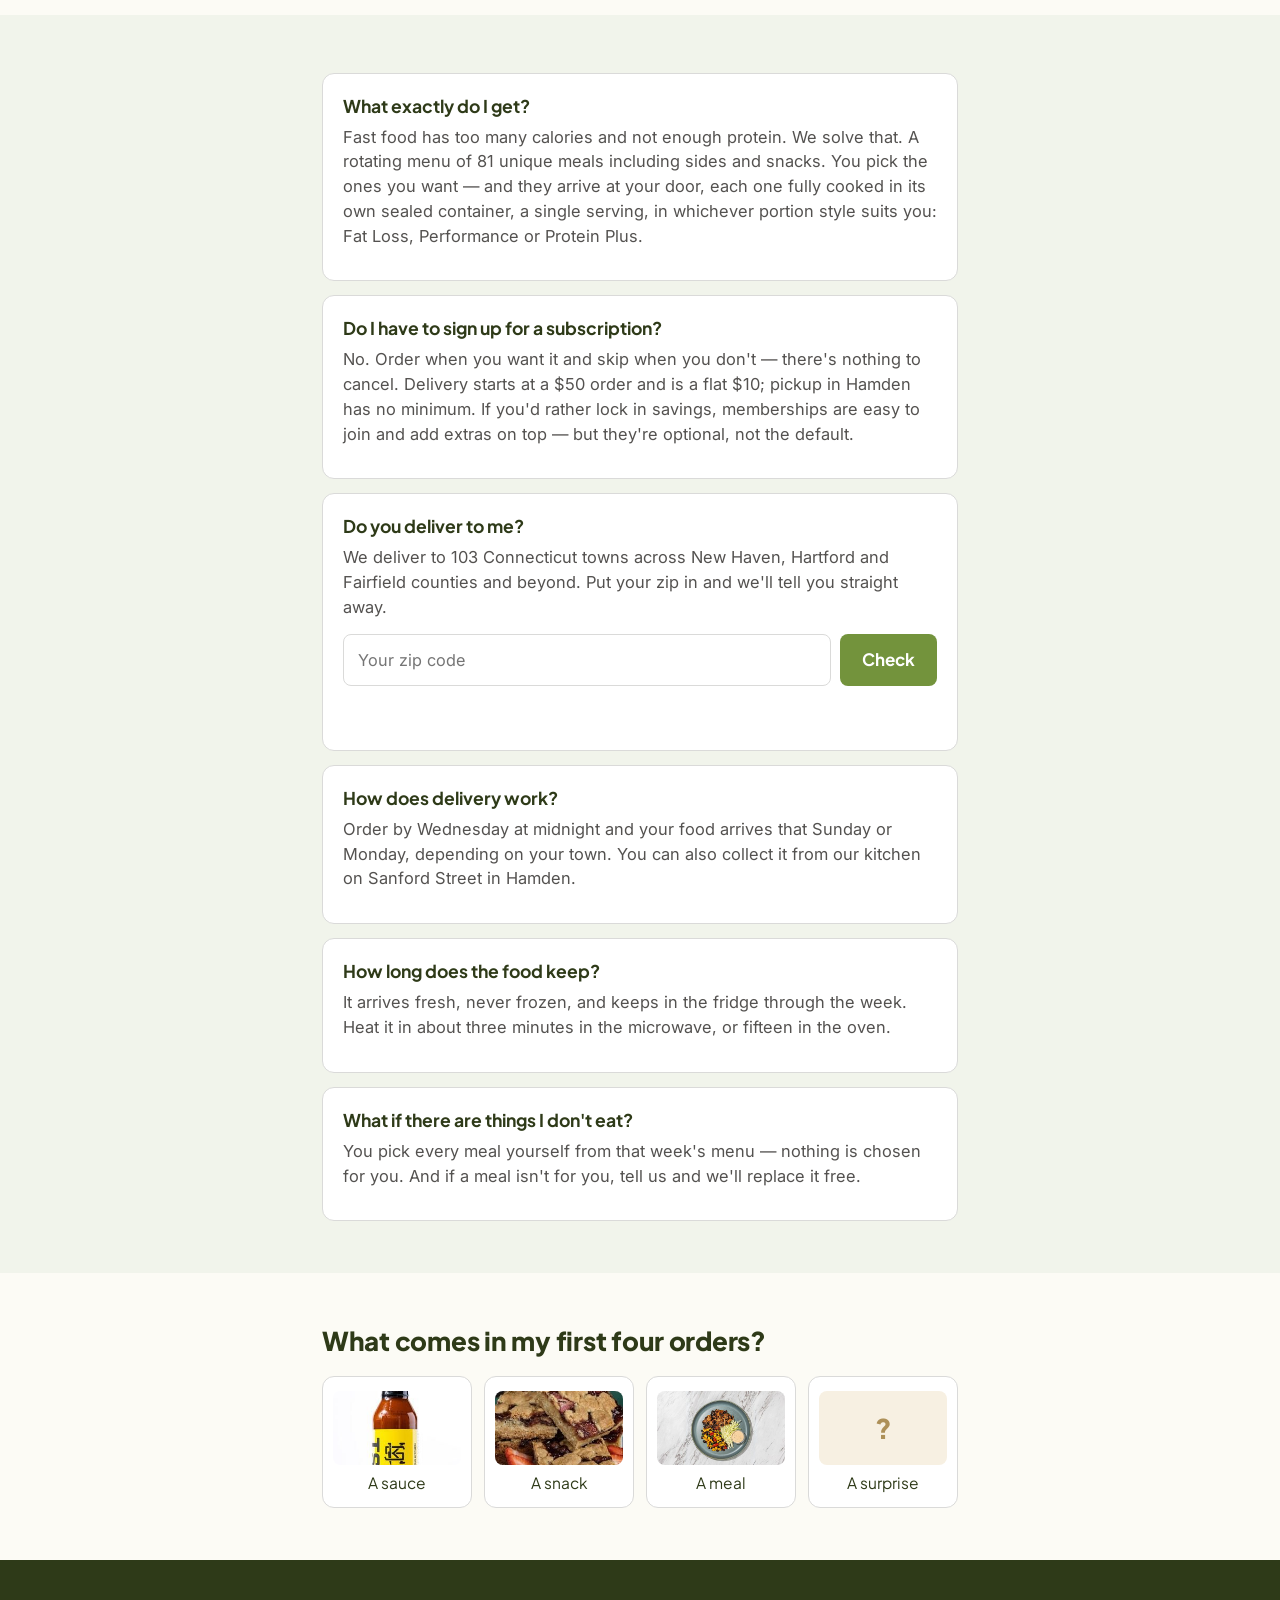
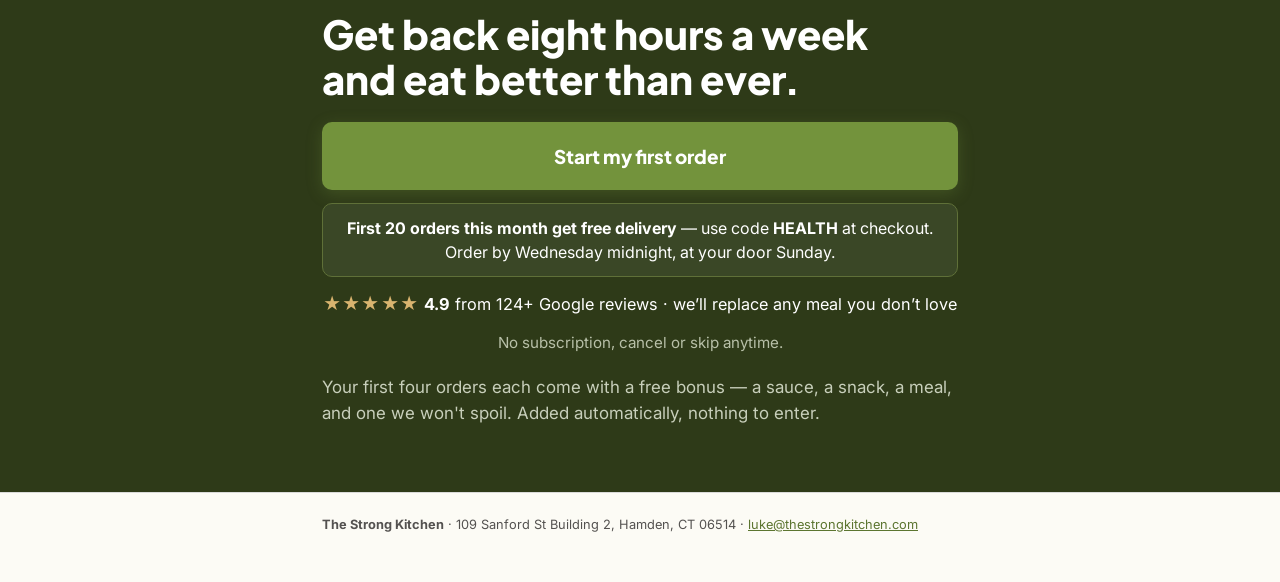
<file: lp.html>
<!doctype html>
<html lang="en">
<head>
<meta charset="utf-8">
<meta name="viewport" content="width=device-width, initial-scale=1">
<title>Get Back Eight Hours a Week and Eat Better Than Ever — The Strong Kitchen</title>
<meta name="description" content="Fresh meals, made and delivered across Connecticut. Your first four orders each come with a free bonus. No subscription, cancel or skip anytime.">
<meta name="robots" content="noindex">
<link rel="canonical" href="https://claim.thestrongkitchen.com/lp.html">
<link rel="icon" href="images/logo-text.png">
<link rel="preconnect" href="https://fonts.googleapis.com">
<link rel="preconnect" href="https://fonts.gstatic.com" crossorigin>
<link rel="stylesheet" href="https://fonts.googleapis.com/css2?family=Plus+Jakarta+Sans:wght@700;800&family=Inter:wght@400;600&display=swap">
<link rel="stylesheet" href="styles.css">
<!-- Google Tag Manager (same container as thestrongkitchen.com) -->
<script>(function(w,d,s,l,i){w[l]=w[l]||[];w[l].push({'gtm.start':new Date().getTime(),event:'gtm.js'});var f=d.getElementsByTagName(s)[0],j=d.createElement(s),dl=l!='dataLayer'?'&l='+l:'';j.async=true;j.src='https://www.googletagmanager.com/gtm.js?id='+i+dl;f.parentNode.insertBefore(j,f);})(window,document,'script','dataLayer','GTM-KTPCPN88');</script>
<style>
  /* SK Insider landing page — built to the 8/31 brief.
     Single centred column. Sections in the brief's order, nothing invented.
     STAGE 1: copy only, no images. Image slots are marked in the HTML. */

  :root{ --col: 680px; }

  body{background:var(--bg)}
  .lpwrap{max-width:var(--col);margin:0 auto;padding:0 22px}

  .sec{padding:52px 0}
  .sec.tint{background:var(--green-l)}
  .sec.tint .qt{background:#fff}
  .qh{font-family:"Plus Jakarta Sans",Inter,sans-serif;font-weight:800;font-size:1.62rem;
      line-height:1.2;color:var(--forest);margin-bottom:20px;letter-spacing:-.01em}

  /* ---- hero ---- */
  .hero-lp{padding:44px 0 48px}
  .hero-lp h1{font-family:"Plus Jakarta Sans",Inter,sans-serif;font-weight:800;
              font-size:clamp(2.1rem,5.4vw,3.05rem);line-height:1.1;letter-spacing:-.02em;
              color:var(--forest);margin-bottom:16px}
  @media(max-width:899px){
    .hero-lp{padding:36px 0 44px}
    /* keep the eyebrow on one line — wrapping it costs ~28px of fold.
       scoped to .hero-lp so it beats the base rule further down the sheet */
    .hero-lp .eyebrow-lp{font-size:.78rem;letter-spacing:.03em;margin-bottom:12px}
  }
  .hero-lp .support{font-size:1.1rem;line-height:1.5;color:var(--green-d);font-weight:600;margin-bottom:12px}
  .hero-lp .sub{font-size:1.16rem;line-height:1.55;color:var(--ink2);margin-bottom:26px}
  .cta{display:block;width:100%;text-align:center;background:var(--green);color:#fff !important;
       font-family:"Plus Jakarta Sans",Inter,sans-serif;font-weight:800;font-size:1.18rem;
       text-decoration:none;border-radius:10px;padding:19px 26px;
       box-shadow:0 4px 16px rgba(115,147,60,.28)}
  .cta:hover{background:var(--green-d)}
  .undercta{font-size:.95rem;color:var(--ink2);text-align:center;margin-top:11px}
  .eyebrow-lp{font-size:.92rem;font-weight:600;letter-spacing:.06em;text-transform:uppercase;
              color:var(--green-d);margin-bottom:14px}
  .offer{margin-top:13px;background:var(--cream);border:1px solid var(--gold);border-radius:10px;
         padding:12px 15px;font-size:1rem;line-height:1.5;color:var(--forest);text-align:center}
  .offer b{font-weight:700}
  .final .offer{background:#3a4726;border-color:#5f7038;color:#fff}
  .proofline{margin-top:13px;font-size:1.02rem;text-align:center;color:var(--forest);line-height:1.5}
  .proofline b{font-weight:700}
  .proofline .stars{color:var(--gold-d);letter-spacing:.06em;font-size:1.1rem}
  .final .proofline{color:#fff}
  .final .proofline .stars{color:var(--gold)}

  /* ---- problem / solution ---- */
  .say{font-size:1.24rem;line-height:1.6;color:var(--forest)}
  .say p + p{margin-top:16px}
  .say .quiet{color:var(--ink2)}

  /* ---- proof ---- */
  .quotes{display:grid;gap:16px;margin-top:8px}
  .qt{background:#fff;border:1px solid var(--line);border-radius:12px;padding:20px 22px}
  .qt p{font-size:1.04rem;line-height:1.55;color:var(--ink)}
  .qt .who{font-size:.92rem;color:var(--ink2);font-weight:600;margin-top:11px}

  /* ---- benefits ---- */
  .bens{display:grid;gap:24px;margin-top:6px}
  .ben b{display:block;font-family:"Plus Jakarta Sans",Inter,sans-serif;font-size:1.24rem;
         color:var(--forest);margin-bottom:4px}
  .ben p{font-size:1.06rem;color:var(--ink2);line-height:1.5}
  .ben p + p{margin-top:7px}
  .ben .trusted{font-size:.98rem;color:var(--green-d);margin-top:7px}

  /* ---- faq ---- */
  .qa{display:grid;gap:14px;margin-top:6px}
  .qa .q{background:#fff;border:1px solid var(--line);border-radius:12px;padding:18px 20px}
  .qa .q b{display:block;font-family:"Plus Jakarta Sans",Inter,sans-serif;font-size:1.1rem;
           color:var(--forest);margin-bottom:5px}
  .qa .q p{font-size:1.03rem;color:var(--ink2);line-height:1.5}
  .zipbox{display:flex;gap:9px;flex-wrap:wrap;margin-top:12px}
  .zipbox input{flex:1;min-width:140px;font:inherit;font-size:1.02rem;padding:12px 14px;
                border:1px solid var(--line);border-radius:8px}
  .zipbox button{font:inherit;font-weight:700;font-family:"Plus Jakarta Sans",Inter,sans-serif;
                 background:var(--green);color:#fff;border:0;border-radius:8px;padding:12px 22px;cursor:pointer}
  #zipout{margin-top:11px;font-size:1.02rem;font-weight:600;color:var(--forest);min-height:1.3em}
  #zipout.no{color:var(--ink2);font-weight:400}

  /* ---- bonus tiles ---- */
  .tiles{display:grid;grid-template-columns:repeat(4,1fr);gap:12px;margin-top:6px}
  .tile{background:#fff;border:1px solid var(--line);border-radius:12px;padding:14px 10px;text-align:center}
  .tile .lbl{font-family:"Plus Jakarta Sans",Inter,sans-serif;font-size:.97rem;color:var(--forest);line-height:1.2}
  @media(max-width:620px){ .tiles{grid-template-columns:1fr 1fr} }

  /* ---- final ---- */
  .final{background:var(--forest);color:#fff;padding:52px 0}
  .final h2{font-family:"Plus Jakarta Sans",Inter,sans-serif;font-weight:800;
            font-size:clamp(1.8rem,4.6vw,2.5rem);line-height:1.12;color:#fff;margin-bottom:20px}
  .final .restate{font-size:1.06rem;color:#c8cfbb;line-height:1.55;margin-top:18px}
  .final .undercta{color:#b8c0a8}
  .final .cta{margin-top:4px}
  .midcta{margin-top:34px}

  /* images — four places only, per the brief */
  .heroimg{width:100%;height:auto;border-radius:14px;margin-top:30px;display:block}
  /* Desktop: copy left, image right — otherwise the hero photo sits under the
     offer block and falls off a laptop screen entirely. Everything below the
     hero stays in the single 680px column. */
  @media(min-width:900px){
    .hero-lp .lpwrap{max-width:1180px;display:grid;grid-template-columns:.9fr 1.1fr;
                     gap:52px;align-items:center}
    .hero-lp .herocopy{min-width:0}
    .hero-lp .heroimg{margin-top:0;width:100%;aspect-ratio:4/3;max-height:none;
                      object-fit:cover;object-position:center 45%}
    .hero-lp .sub{margin-bottom:22px}
  }
  .split{display:grid;grid-template-columns:1fr 1fr;gap:30px;align-items:center}
  .split img{width:100%;height:auto;max-height:360px;object-fit:cover;object-position:center 32%;border-radius:14px;display:block}
  .split.proof{grid-template-columns:.72fr 1fr}
  .split.proof img{max-height:400px;object-position:center 20%}
  .proofpic video{width:100%;height:auto;max-height:430px;border-radius:14px;display:block;background:#000}
  .proofpic{margin:0}
  .proofpic figcaption{font-size:.88rem;color:var(--ink2);font-weight:600;margin-top:8px;text-align:center}
  @media(max-width:640px){
    .split{grid-template-columns:1fr;gap:20px}
    .split img{max-height:240px}
    .split.proof img{max-height:280px}
  }
  .tile img{width:100%;height:74px;object-fit:cover;border-radius:8px;margin-bottom:9px;display:block}
  .tile .qmark{height:74px;border-radius:8px;margin-bottom:9px;background:var(--cream);color:var(--gold-d);
               font-family:"Plus Jakarta Sans",Inter,sans-serif;font-weight:800;font-size:1.7rem;
               display:flex;align-items:center;justify-content:center}
</style>
</head>
<body>
<noscript><iframe src="https://www.googletagmanager.com/ns.html?id=GTM-KTPCPN88" height="0" width="0" style="display:none;visibility:hidden"></iframe></noscript>

<header class="top"><div class="lpwrap" style="display:flex;align-items:center;justify-content:space-between;gap:12px">
  <a href="https://thestrongkitchen.com" data-carry><img src="images/logo-text.png" alt="The Strong Kitchen"></a>
  <span class="tag">Cooked in Hamden, CT</span>
</div></header>

<!-- SECTION 1 — HERO -->
<section class="hero-lp"><div class="lpwrap">
  <div class="herocopy">
  <p class="eyebrow-lp">For people who keep buying lunch out</p>
  <h1>Get back eight hours a week and eat better than ever.</h1>
  <p class="support">Join hundreds of local customers who eat healthier and love the convenience.</p>
  <p class="sub">Healthy food you'll actually want to eat. Four free gifts across your first four orders:
  sauce, a snack, a meal on us, and one we won't spoil.</p>
  <a class="cta" href="https://thestrongkitchen.com/menus" data-menu>Start my first order</a>
  <p class="proofline"><span class="stars">★★★★★</span> <b>4.9</b> from 124+ Google reviews
  &middot; we&rsquo;ll replace any meal you don&rsquo;t love</p>
  <p class="undercta">No subscription, cancel or skip anytime.</p>
  </div>
  <img class="heroimg" src="images/lp-hero-food.jpg" alt="Lifting a Strong Kitchen meal out of the fridge" width="1024" height="683">
</div></section>

<!-- SECTION 2 — PROBLEM (no image, by the brief) -->
<section class="sec tint"><div class="lpwrap say">
  <h2 class="qh">Sound familiar?</h2>
  <p>It's noon, you've got thirty minutes, and there's nothing in the fridge. So it's the drive-thru
  again, or you skip it entirely.</p>
  <p class="quiet">It's not a willpower problem. You just never had a plan.</p>
</div></section>

<!-- SECTION 3 — SOLUTION -->
<section class="sec"><div class="lpwrap">
  <h2 class="qh">So what's the plan?</h2>
  <div class="split">
    <div class="say">
      <p><strong>This is that plan.</strong> Real meals, made fresh and delivered to you, ready when
      you are. No shopping, no prep, no cleanup.</p>
      <p class="quiet">You open the fridge at noon and lunch is waiting for you.</p>
    </div>
    <img src="images/lp-fridge.jpg" alt="Unpacking Strong Kitchen meals from the bag into the fridge" width="900" height="985">
  </div>
</div></section>

<!-- SECTION 4 — PROOF -->
<section class="sec tint"><div class="lpwrap">
  <h2 class="qh">What do people say after they switch?</h2>
  <div class="split proof">
    <figure class="proofpic">
      <video src="josh.mp4" poster="images/lp-josh-poster.jpg" controls preload="none"
             playsinline width="540" height="960"
             aria-label="Josh Z., a Strong Kitchen customer, on why he orders"></video>
      <figcaption>Josh Z., customer &middot; 60 seconds, captions on screen</figcaption>
    </figure>
    <div class="quotes">
    <div class="qt">
      <p>"I've been using Strong Kitchen… probably four years now. I bring it for lunch with me every
      day for work. I don't have to worry about where I'm gonna go, what I'm gonna bring with me.
      It's already portioned out."</p>
      <div class="who">— Josh Z.</div>
    </div>
    <div class="qt">
      <p>"Strong Kitchen made my life so easy. Delicious fresh food at a very reasonable price. Since
      I no longer order the usual take out food, I'm saving money and losing weight!"</p>
      <div class="who">— Dena K.</div>
    </div>
    <div class="qt">
      <p>"My husband works 2nd shift so once I rush out of work I pick up our 4 year old and like to
      spend my time with her. These meals surpassed services like Plated and Home Chef because I don't
      have to spend 45 min in prep."</p>
      <div class="who">— Jean G.</div>
    </div>
    </div>
  </div>
</div></section>

<!-- SECTION 5 — BENEFITS (text only, by the brief) -->
<section class="sec"><div class="lpwrap">
  <h2 class="qh">What do I get for my money?</h2>
  <div class="bens">
    <div class="ben"><b>Ready when you are</b>
      <p>No cooking, no cleanup, no afternoon energy crash.</p></div>
    <div class="ben"><b>Food you'd actually choose</b>
      <p>Fresh, real ingredients. Not cheap frozen and boring.</p>
      <p>Love steak? Pizza? Lasagna? We've got delicious, healthy and filling meals you'll love.</p>
      <p class="trusted">Trusted by hundreds of local customers, and by Yale, Quinnipiac and United
      Community and Family Services.</p></div>
    <div class="ben"><b>One less decision a day</b>
      <p>Your fridge is stocked with lunch, dinner and snacks.</p></div>
    <div class="ben"><b>You're going to grab something to eat</b>
      <p>The difference is whether lunch improves your health or holds it back.</p></div>
  </div>
  <a class="cta midcta" href="https://thestrongkitchen.com/menus" data-menu>Start my first order</a>
  <p class="undercta">No subscription, cancel or skip anytime.</p>
</div></section>

<!-- SECTION 6 — FAQ (no image, by the brief). ZIP search lives here, low on the page. -->
<section class="sec tint"><div class="lpwrap">
  <div class="qa">
    <div class="q"><b>What exactly do I get?</b>
      <p>Fast food has too many calories and not enough protein. We solve that. A rotating menu of 81
      unique meals including sides and snacks. You pick the ones you want &mdash; and they arrive at your
      door, each one fully cooked in its own sealed container, a single serving, in whichever portion
      style suits you: Fat Loss, Performance or Protein Plus.</p></div>

    <div class="q"><b>Do I have to sign up for a subscription?</b>
      <p>No. Order when you want it and skip when you don't — there's nothing to cancel. Delivery starts at a $50 order and is a flat $10; pickup in Hamden has no minimum.
      If you'd rather lock in savings, memberships are easy to join and add extras on top — but they're
      optional, not the default.</p></div>

    <div class="q"><b>Do you deliver to me?</b>
      <p>We deliver to 103 Connecticut towns across New Haven, Hartford and Fairfield counties and
      beyond. Put your zip in and we'll tell you straight away.</p>
      <div class="zipbox">
        <input id="zip" type="text" inputmode="numeric" maxlength="5" placeholder="Your zip code" aria-label="Zip code">
        <button id="zipgo" type="button">Check</button>
      </div>
      <p id="zipout" aria-live="polite"></p>
    </div>

    <div class="q"><b>How does delivery work?</b>
      <p>Order by Wednesday at midnight and your food arrives that Sunday or Monday, depending on your
      town. You can also collect it from our kitchen on Sanford Street in Hamden.</p></div>

    <div class="q"><b>How long does the food keep?</b>
      <p>It arrives fresh, never frozen, and keeps in the fridge through the week. Heat it in about
      three minutes in the microwave, or fifteen in the oven.</p></div>

    <div class="q"><b>What if there are things I don't eat?</b>
      <p>You pick every meal yourself from that week's menu — nothing is chosen for you. And if a meal
      isn't for you, tell us and we'll replace it free.</p></div>
  </div>
</div></section>

<!-- SECTION 7 — BONUS TILES (categories, not exact items) -->
<section class="sec"><div class="lpwrap">
  <h2 class="qh">What comes in my first four orders?</h2>
  <div class="tiles">
    <div class="tile"><img src="images/lp-tile-sauce.jpg" alt="A bottle of Firecracker Strong Sauce"><div class="lbl">A sauce</div></div>
    <div class="tile"><img src="images/lp-tile-snack.jpg" alt="An SK Snack"><div class="lbl">A snack</div></div>
    <div class="tile"><img src="images/lp-tile-meal.jpg" alt="A Strong Kitchen meal"><div class="lbl">A meal</div></div>
    <div class="tile"><div class="qmark">?</div><div class="lbl">A surprise</div></div>
  </div>
</div></section>

<!-- SECTION 8 — FINAL CTA (no image, by the brief) -->
<section class="final"><div class="lpwrap">
  <h2>Get back eight hours a week and eat better than ever.</h2>
  <a class="cta" href="https://thestrongkitchen.com/menus" data-menu>Start my first order</a>
  <p class="offer"><b>First 20 orders this month get free delivery</b> &mdash; use code <b>HEALTH</b> at
  checkout. Order by Wednesday midnight, at your door Sunday.</p>
  <p class="proofline"><span class="stars">★★★★★</span> <b>4.9</b> from 124+ Google reviews
  &middot; we&rsquo;ll replace any meal you don&rsquo;t love</p>
  <p class="undercta">No subscription, cancel or skip anytime.</p>
  <p class="restate">Your first four orders each come with a free bonus — a sauce, a snack, a meal,
  and one we won't spoil. Added automatically, nothing to enter.</p>
</div></section>

<footer><div class="lpwrap">
  <p><strong>The Strong Kitchen</strong> · 109 Sanford St Building 2, Hamden, CT 06514 ·
     <a href="mailto:luke@thestrongkitchen.com">luke@thestrongkitchen.com</a></p>
</div></footer>

<script>
window.TSK_LP = { campaign: 'search-insider-lp', fallbackSource: 'insider-lp', leadSource: 'insider-lp' };
</script>
<script>
(function(){
  var ZIPS = null, out = document.getElementById('zipout');
  fetch('zips.json').then(function(r){ return r.json(); }).then(function(d){ ZIPS = d; })
    .catch(function(){});
  function check(){
    var z = (document.getElementById('zip').value || '').replace(/[^0-9]/g, '').slice(0, 5);
    if (z.length !== 5) { out.className = 'no'; out.textContent = 'Enter all five digits and we\'ll check.'; return; }
    if (!ZIPS) { out.className = 'no'; out.textContent = 'One moment…'; return; }
    var hit = ZIPS[z];
    if (hit) { out.className = ''; out.textContent = '✓ Yes — we deliver to ' + hit[0] + ' on ' + hit[1] + '.'; }
    else { out.className = 'no'; out.textContent = 'Not yet, sorry — that one is outside our delivery area for now.'; }
  }
  document.getElementById('zipgo').addEventListener('click', check);
  document.getElementById('zip').addEventListener('keydown', function(e){
    if (e.key === 'Enter') { e.preventDefault(); check(); }
  });
})();
</script>
<script src="app.js?v=20260918"></script>
</body>
</html>
</file>
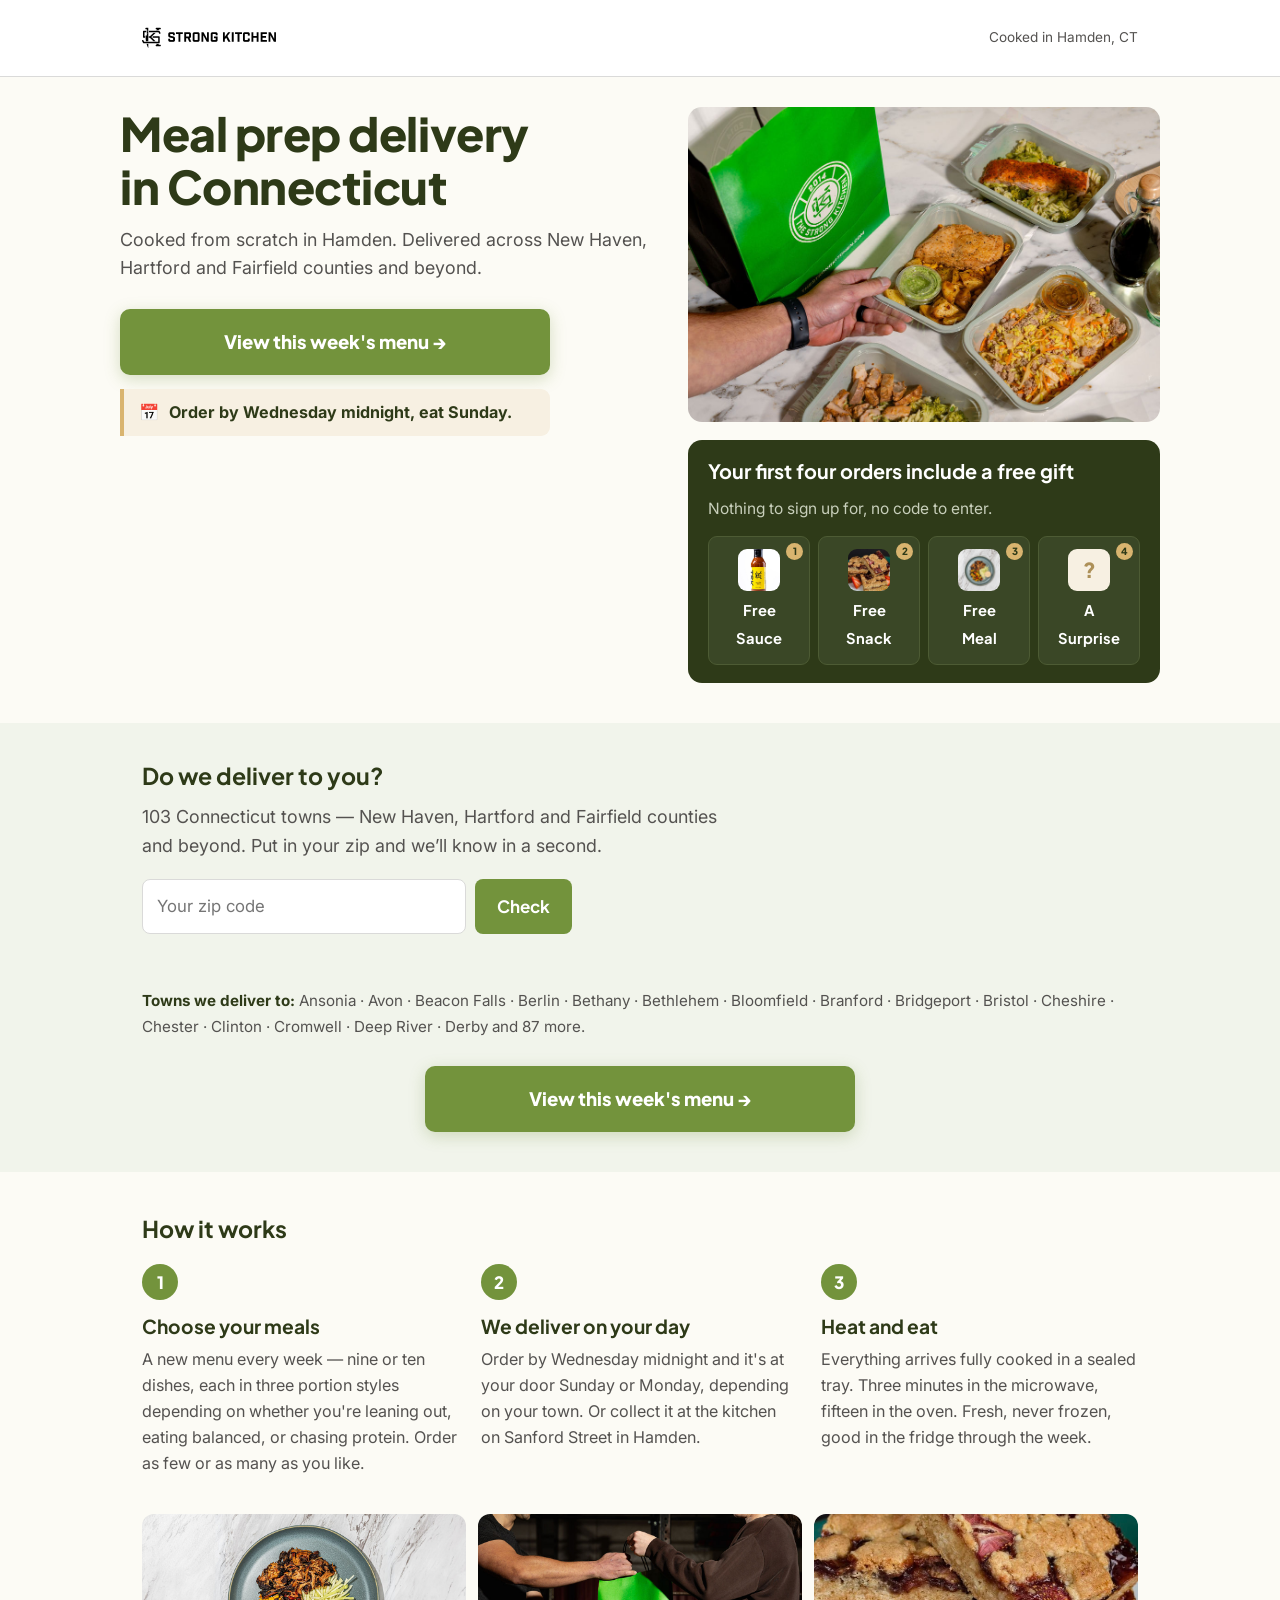
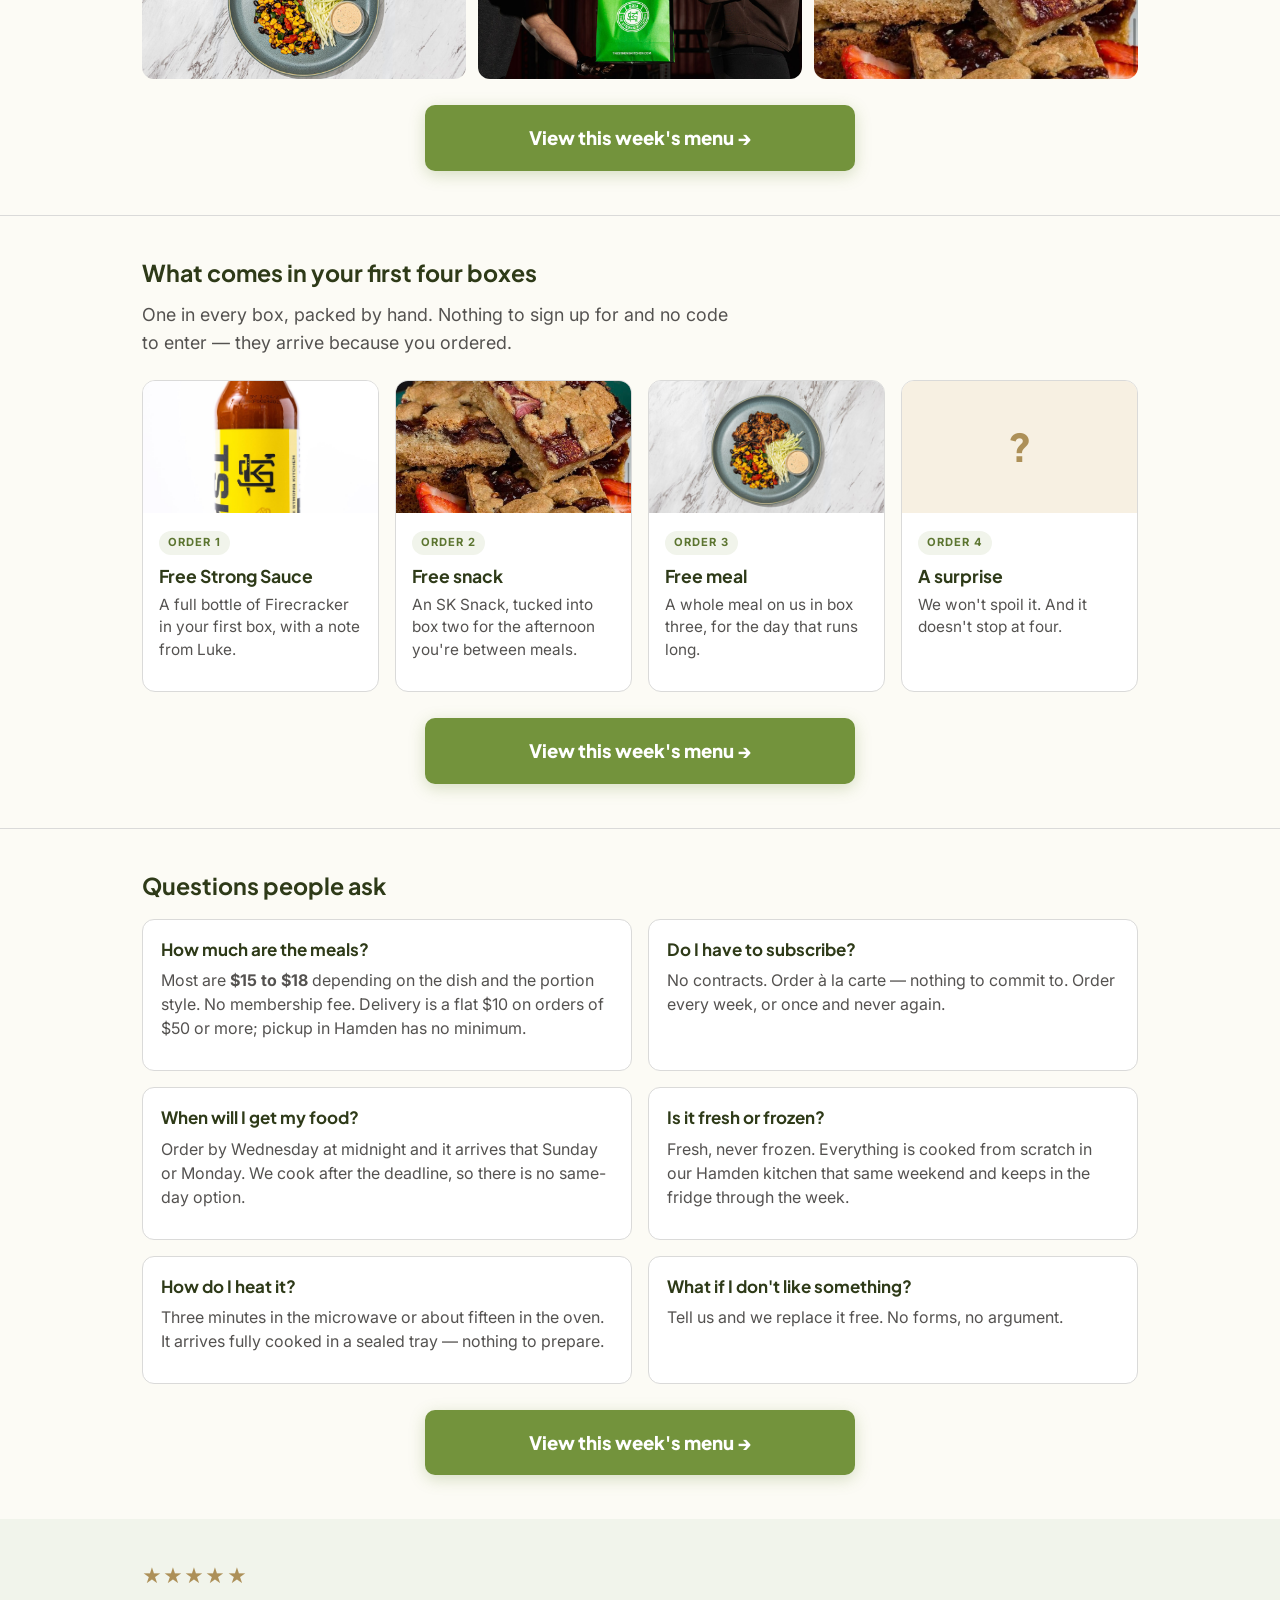
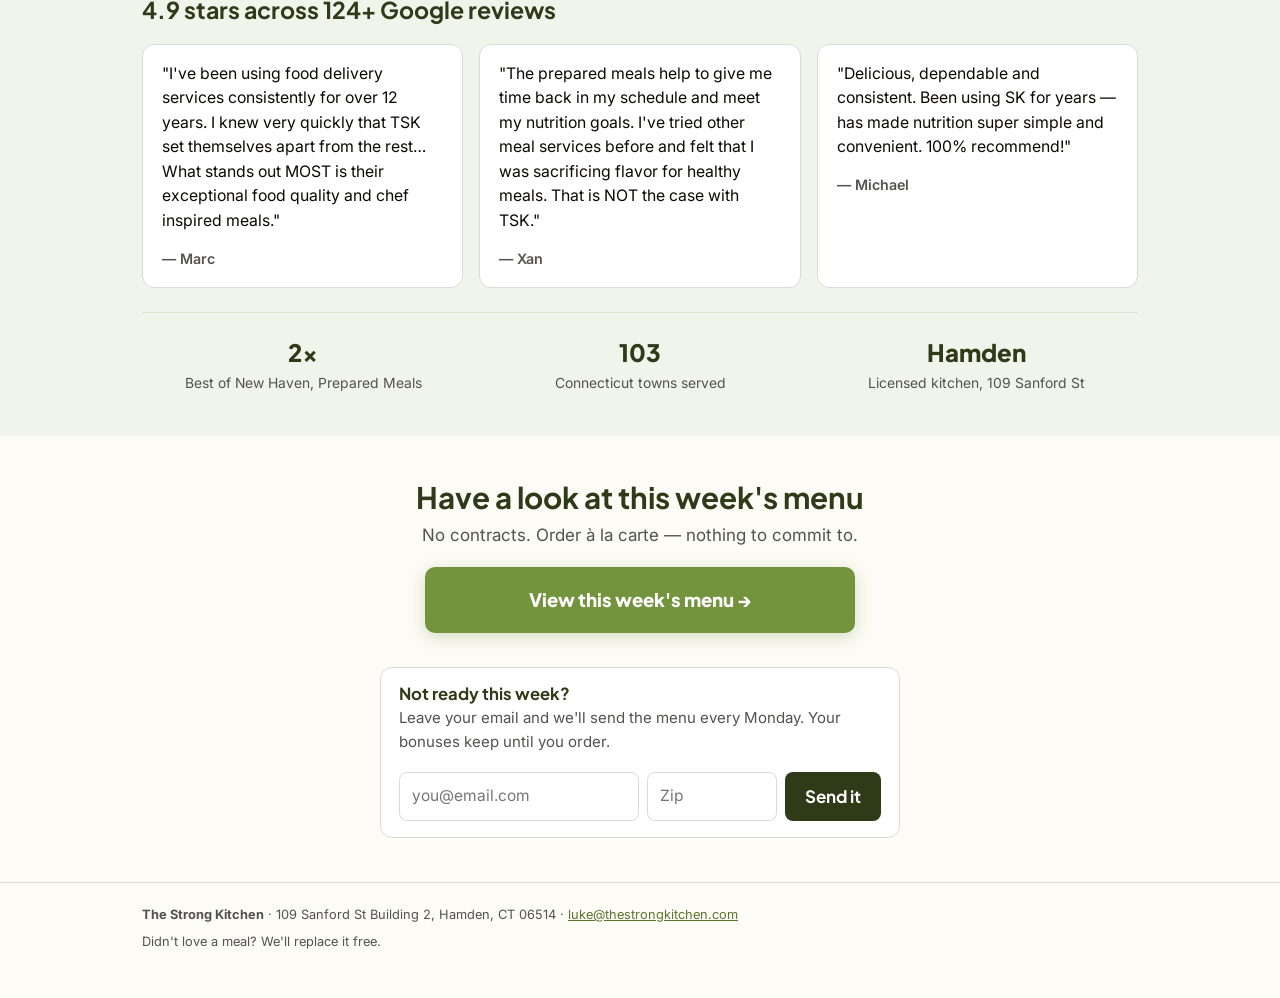
<file: order.html>
<!doctype html>
<html lang="en">
<head>
<meta charset="utf-8">
<meta name="viewport" content="width=device-width, initial-scale=1">
<title>Meal Prep Delivery in Connecticut</title>
<meta name="description" content="Fresh, high-protein meals cooked in Hamden and delivered across New Haven, Hartford and Fairfield counties and beyond. Order by Wednesday midnight, eat Sunday.">
<meta name="robots" content="noindex">
<link rel="canonical" href="https://claim.thestrongkitchen.com/order.html">
<link rel="icon" href="images/logo-text.png">
<link rel="preconnect" href="https://fonts.googleapis.com">
<link rel="preconnect" href="https://fonts.gstatic.com" crossorigin>
<link rel="stylesheet" href="https://fonts.googleapis.com/css2?family=Plus+Jakarta+Sans:wght@700;800&family=Inter:wght@400;600&display=swap">
<link rel="stylesheet" href="styles.css">
<!-- Google Tag Manager (same container as thestrongkitchen.com) -->
<script>(function(w,d,s,l,i){w[l]=w[l]||[];w[l].push({'gtm.start':new Date().getTime(),event:'gtm.js'});var f=d.getElementsByTagName(s)[0],j=d.createElement(s),dl=l!='dataLayer'?'&l='+l:'';j.async=true;j.src='https://www.googletagmanager.com/gtm.js?id='+i+dl;f.parentNode.insertBefore(j,f);})(window,document,'script','dataLayer','GTM-KTPCPN88');</script>
<style>
  /* Paid-search ad landing page (Variant A).
     Above the fold: location headline + menu button + urgency + bonus stack + a
     non-blocking capture. Menu buttons repeat down the page so a visitor who is
     still warming up can leave for the menu at any point. Nav is deliberately absent. */
  .lp h1{font-size:clamp(1.95rem,6vw,2.9rem);margin-bottom:12px}
  .lead{font-size:1.12rem;color:var(--ink2);margin-bottom:18px;max-width:33em}
  .cta{display:block;width:100%;max-width:430px;text-align:center;background:var(--green);color:#fff !important;
       font-family:"Plus Jakarta Sans",Inter,sans-serif;font-weight:800;font-size:1.16rem;text-decoration:none;
       border-radius:10px;padding:18px 26px;box-shadow:0 4px 16px rgba(115,147,60,.28)}
  .cta:hover{background:var(--green-d)}
  .cta.mid{margin:26px auto 0}
  .urg{display:flex;gap:10px;align-items:flex-start;margin-top:12px;max-width:430px;
       background:var(--cream);border-left:4px solid var(--gold);border-radius:0 9px 9px 0;padding:12px 15px;
       font-size:1.01rem;color:var(--forest);line-height:1.45}
  .urg b{font-weight:700}

  .top-grid{display:grid;grid-template-columns:1.06fr .94fr;gap:36px;align-items:start;padding:30px 0 8px}
  .shot img{border-radius:14px}
  @media(max-width:900px){
    .top-grid{grid-template-columns:1fr;gap:13px;padding-top:14px}
    /* let the right column's children join the grid so the offer can sit above the photo */
    .rightcol{display:contents}
    .textcol{order:1}
    .stack{order:2;margin-top:0}
    .shot{order:3;max-height:190px;overflow:hidden;border-radius:14px}
    .shot img{height:190px;object-fit:cover;object-position:center 55%}
    .cta,.urg{max-width:none}
    /* compact the tiles: the label does the work, the sentence can wait */
    .stack{padding:16px 16px 14px}
    .stack h2{font-size:1.12rem}
    .stack .sub{font-size:.9rem;margin-bottom:12px}
    .stack li{padding:9px 10px;gap:8px}
    .stack b{font-size:.95rem}
    .stack span.d{display:none}
  }

  /* bonus stack — above the fold, framed as automatic rather than claimable */
  .stack{background:var(--forest);border-radius:14px;padding:20px 20px 18px;color:#fff;margin-top:18px}
  .stack h2{color:#fff;font-size:1.24rem;margin-bottom:4px}
  .stack .sub{color:#c8cfbb;font-size:.97rem;margin-bottom:15px}
  .stack ol{list-style:none;margin:0;padding:0;display:grid;grid-template-columns:1fr 1fr;gap:9px}
  .stack li{display:flex;gap:11px;align-items:flex-start;background:#3a4726;border:1px solid #4d5b34;
            border-radius:9px;padding:11px 13px}
  .stack .ord{flex:none;width:22px;height:22px;border-radius:50%;background:var(--gold);color:var(--forest);
              font-family:"Plus Jakarta Sans",Inter,sans-serif;font-weight:800;font-size:.8rem;
              display:flex;align-items:center;justify-content:center;margin-top:2px}
  .stack b{font-family:"Plus Jakarta Sans",Inter,sans-serif;font-size:1rem}
  .stack span.d{display:block;color:#c3ccb4;font-size:.93rem;line-height:1.42;margin-top:1px}

  /* secondary capture — present, never blocking */
  .later{background:#fff;border:1px solid var(--line);border-radius:12px;padding:16px 18px;margin-top:14px;position:relative}
  .later h3{font-family:"Plus Jakarta Sans",Inter,sans-serif;font-size:1.04rem;color:var(--forest);margin-bottom:3px}
  .later p{font-size:.94rem;color:var(--ink2);margin-bottom:11px}
  .later .fields{display:flex;gap:8px;flex-wrap:wrap}
  .later input{flex:1;min-width:130px;font:inherit;font-size:.97rem;padding:11px 12px;border:1px solid var(--line);border-radius:8px}
  .later input:focus{outline:2px solid var(--green);outline-offset:1px}
  .later button{font:inherit;font-weight:700;font-family:"Plus Jakarta Sans",Inter,sans-serif;background:var(--forest);
                color:#fff;border:0;border-radius:8px;padding:11px 20px;cursor:pointer}
  .later button:hover{background:#3d4c26}
  .later .hp{position:absolute;left:-9999px;width:1px;height:1px;opacity:0}
  .msg{font-size:.93rem;margin-top:9px}
  .msg.err{color:var(--err)}
  .msg.ok{color:var(--green-d)}

  /* service area */
  .area{background:var(--green-l);padding:40px 0;margin-top:32px}
  .zipbox{display:flex;gap:9px;flex-wrap:wrap;max-width:430px;margin-top:14px}
  .zipbox input{flex:1;min-width:130px;font:inherit;font-size:1.05rem;padding:13px 14px;border:1px solid var(--line);border-radius:8px}
  .zipbox button{font:inherit;font-weight:700;font-family:"Plus Jakarta Sans",Inter,sans-serif;background:var(--green);
                 color:#fff;border:0;border-radius:8px;padding:13px 22px;cursor:pointer}
  #zipout{margin-top:13px;font-size:1.06rem;font-weight:600;color:var(--forest);min-height:1.4em}
  #zipout.no{color:var(--ink2);font-weight:400}
  .towns{margin-top:18px;font-size:.95rem;color:var(--ink2);line-height:1.7}
  .towns b{color:var(--forest)}

  .how{padding:44px 0}
  .steps3{display:grid;grid-template-columns:repeat(3,1fr);gap:22px;margin-top:22px}
  .s .num{width:36px;height:36px;border-radius:50%;background:var(--green);color:#fff;
       font-family:"Plus Jakarta Sans",Inter,sans-serif;font-weight:800;display:flex;align-items:center;
       justify-content:center;margin-bottom:11px}
  .s b{display:block;font-family:"Plus Jakarta Sans",Inter,sans-serif;font-size:1.2rem;color:var(--forest);margin-bottom:5px}
  .s p{color:var(--ink2);font-size:1.01rem}
  @media(max-width:760px){.steps3{grid-template-columns:1fr;gap:18px}}
  .gallery{display:grid;grid-template-columns:repeat(3,1fr);gap:12px;margin-top:24px}
  .gallery img{border-radius:12px;width:100%;height:165px;object-fit:cover}
  @media(max-width:720px){.gallery{grid-template-columns:1fr 1fr}.gallery img{height:128px}}

  .trust{background:var(--green-l);padding:42px 0}
  .stars{color:var(--gold-d);font-size:1.2rem;letter-spacing:.06em}
  .quotes{display:grid;grid-template-columns:repeat(3,1fr);gap:16px;margin:20px 0 24px}
  .qt{background:#fff;border:1px solid var(--line);border-radius:12px;padding:17px 19px}
  .qt p{font-size:.99rem;line-height:1.55}
  .qt .who{font-size:.89rem;color:var(--ink2);font-weight:600;margin-top:9px}
  @media(max-width:860px){.quotes{grid-template-columns:1fr}}
  .facts{display:flex;flex-wrap:wrap;gap:14px;justify-content:center;border-top:1px solid #dfe4d2;padding-top:20px}
  .fact{text-align:center;flex:1 1 150px;min-width:0}
  .fact .v{font-family:"Plus Jakarta Sans",Inter,sans-serif;font-weight:800;font-size:1.5rem;color:var(--forest)}
  .fact .k{font-size:.87rem;color:var(--ink2)}

  .faq{padding:44px 0;border-top:1px solid var(--line)}
  .qa{display:grid;grid-template-columns:1fr 1fr;gap:16px;margin-top:20px}
  .qa .q{background:#fff;border:1px solid var(--line);border-radius:12px;padding:16px 18px}
  .qa b{display:block;font-family:"Plus Jakarta Sans",Inter,sans-serif;font-size:1.06rem;color:var(--forest);margin-bottom:5px}
  .qa p{font-size:1rem;color:var(--ink2);line-height:1.5}
  @media(max-width:760px){.qa{grid-template-columns:1fr;gap:12px}}
  .last{padding:44px 0;text-align:center}
  .last h2{font-size:1.85rem;margin-bottom:8px}
  .last p{color:var(--ink2);margin-bottom:18px}
  .last .cta{margin:0 auto}
  .last .later{max-width:520px;margin:34px auto 0;text-align:left}
  /* Kept last on purpose: these must beat the base .stack rules above them.
     On a phone the tile label carries the offer; the sentence can wait. */
  @media(max-width:900px){
    .lead{margin-bottom:13px;font-size:1.06rem}
    .urg{margin-top:10px;padding:10px 13px}
    .stack{padding:14px 16px 12px}
    .stack h2{margin-bottom:2px}
    .stack span.d{display:none !important}
    .stack li{padding:10px 11px;gap:8px;align-items:center}
    .stack .ord{margin-top:0}
    .stack b{font-size:.97rem;line-height:1.2}
    .stack ol{gap:8px}
    .stack .sub{margin-bottom:10px}
  }
  /* Bonus banner: one row, four across, full width. Kept last so it wins. */
  .stack ol{display:grid !important;grid-template-columns:repeat(4,1fr) !important;gap:8px !important}
  .stack li{flex-direction:column !important;align-items:center !important;text-align:center;
            gap:6px !important;padding:12px 5px !important}
  .stack .ord{margin-top:0 !important}
  .stack b{font-size:.92rem !important;line-height:1.18}
  .stack span.d{display:none !important}
  @media(max-width:900px){
    .stack ol{gap:6px !important}
    .stack li{padding:10px 3px !important;gap:5px !important}
    .stack b{font-size:.8rem !important}
    .stack .ord{width:19px !important;height:19px !important;font-size:.68rem !important}
  }
  /* Focused above-the-fold (Luke 8/31): headline, one line, the button, the deadline,
     the bar. The hero photo is gone on phones — the bar's own thumbnails carry the food. */
  .stack li{position:relative}
  .bi{display:block;width:42px;height:42px;border-radius:9px;object-fit:cover;margin:0 auto}
  .bi.q{background:var(--cream);color:var(--gold-d);font-family:"Plus Jakarta Sans",Inter,sans-serif;
        font-weight:800;font-size:1.3rem;line-height:42px;text-align:center}
  .stack .ord{position:absolute;top:6px;right:6px;width:17px;height:17px;font-size:.62rem}
  @media(max-width:900px){
    .shot{display:none}
    .lead{font-size:1.04rem;margin-bottom:12px}
    .urg{padding:9px 12px;font-size:.97rem}
    .bi{width:38px;height:38px}
    .bi.q{line-height:38px;font-size:1.15rem}
  }
  /* ---- LAYOUT VARIANTS (?lp=a|b|c) -------------------------------------
     a  focused   headline, one line, button, deadline, bar — all above the fold
     b  tease     Hormozi-style: fold ends on the button, an arrow points down and
                  the bar is the reward for scrolling
     c  paired    photo and bar side by side
     Default is a. */
  .teaser{display:none;align-items:center;justify-content:space-between;gap:12px;margin-top:16px;
          max-width:430px;font-family:"Plus Jakarta Sans",Inter,sans-serif;font-weight:700;
          color:var(--green-d);font-size:1.02rem}
  .teaser .arw{font-size:1.35rem;animation:nudge 1.6s ease-in-out infinite}
  @keyframes nudge{0%,100%{transform:translateY(0)}50%{transform:translateY(5px)}}
  @media(prefers-reduced-motion:reduce){.teaser .arw{animation:none}}

  body[data-lp="b"] .teaser{display:flex}
  body[data-lp="b"] .stack{margin-top:34px}

  @media(max-width:900px){
    body[data-lp="b"] .teaser{max-width:none}
    body[data-lp="b"] .stack{margin-top:44px}

    body[data-lp="c"] .top-grid{grid-template-columns:1fr 1fr;gap:11px;align-items:stretch}
    body[data-lp="c"] .textcol{grid-column:1/-1}
    body[data-lp="c"] .shot{display:block;order:2;max-height:none;height:100%}
    body[data-lp="c"] .shot img{height:100%;min-height:180px;object-fit:cover}
    body[data-lp="c"] .stack{order:3;margin-top:0;padding:13px 11px 11px}
    body[data-lp="c"] .stack h2{font-size:.98rem;line-height:1.2}
    body[data-lp="c"] .stack .sub{display:none}
    body[data-lp="c"] .stack ol{grid-template-columns:1fr 1fr !important;gap:6px !important}
    body[data-lp="c"] .stack b{font-size:.72rem !important}
    body[data-lp="c"] .bi{width:30px;height:30px}
    body[data-lp="c"] .bi.q{line-height:30px;font-size:1rem}
  }
  /* The left column ran out of content while the right column kept going, leaving a
     hole bottom-left on a laptop. The zip check fills it with something useful and
     balances the two columns. (Luke 8/31) */
  .zipwidget{background:#fff;border:1px solid var(--line);border-radius:12px;padding:16px 18px;
             max-width:430px;align-self:start;margin-top:16px}
  .zipwidget > b{display:block;font-family:"Plus Jakarta Sans",Inter,sans-serif;font-size:1.06rem;
                 color:var(--forest);margin-bottom:10px}
  .zipwidget .zipbox{margin-top:0}
  .zipwidget #zipout{margin-top:10px;font-size:1rem}
  @media(min-width:901px){
    .top-grid{grid-template-rows:auto 1fr}
    .textcol{grid-column:1;grid-row:1}
    .rightcol{grid-column:2;grid-row:1 / span 2}
    .top-grid > .zipwidget{grid-column:1;grid-row:2;margin-top:0}
  }
  @media(max-width:900px){
    .zipwidget{order:4;max-width:none}
  }
  /* d — single centred column. No columns to balance, so no hole and nothing
     competing: headline, one line, button, deadline, the bar, the zip check.
     The photo lives in the gallery further down instead. */
  body[data-lp="d"] .top-grid{grid-template-columns:1fr;max-width:640px;margin:0 auto;gap:0;
                              text-align:center;padding-top:38px}
  body[data-lp="d"] .rightcol{display:contents}
  body[data-lp="d"] .shot{display:none}
  body[data-lp="d"] .lead{margin-left:auto;margin-right:auto}
  body[data-lp="d"] .cta{margin:0 auto}
  body[data-lp="d"] .urg{max-width:none;margin-top:14px;text-align:left}
  body[data-lp="d"] .stack{margin-top:18px;text-align:left}
  body[data-lp="d"] .zipwidget{max-width:none;margin-top:16px;text-align:left}
  body[data-lp="d"] .zipwidget .zipbox{max-width:none}
  @media(min-width:901px){
    body[data-lp="d"] .textcol{grid-column:1;grid-row:auto}
    body[data-lp="d"] .top-grid > .zipwidget{grid-column:1;grid-row:auto}
  }
  /* A, nudged (Luke 8/31): the left column was top-heavy against a taller right
     column, leaving a hole underneath. Centring it vertically and dropping the
     button lower puts the action in the middle of the eye-line. */
  @media(min-width:901px){
    .top-grid{align-items:center}
    .cta{margin-top:26px}
    .urg{margin-top:14px}
  }

  /* e — no thumbnails in the bar; the handoff photo fills the dead space instead. */
  .heroside{display:none}
  body[data-lp="e"] .heroside{display:block;width:100%;max-width:430px;height:196px;
                              object-fit:cover;object-position:center 40%;border-radius:14px;margin-top:20px}
  body[data-lp="e"] .bi{display:none}
  body[data-lp="e"] .stack .ord{position:static;width:20px;height:20px;font-size:.7rem;margin:0 auto}
  body[data-lp="e"] .stack li{gap:7px}
  @media(min-width:901px){
    body[data-lp="e"] .top-grid{align-items:start}
    body[data-lp="e"] .cta{margin-top:22px}
  }
  @media(max-width:900px){
    body[data-lp="e"] .heroside{max-width:none;height:150px;margin-top:14px}
  }
  /* ---- bonuses, expanded below the fold ---- */
  .gifts{padding:44px 0;border-top:1px solid var(--line)}
  .gift-grid{display:grid;grid-template-columns:repeat(4,1fr);gap:16px;margin-top:22px}
  .gifts .g{background:#fff;border:1px solid var(--line);border-radius:13px;overflow:hidden}
  .gifts .g img,.gifts .qmark{width:100%;height:132px;object-fit:cover;display:block}
  .gifts .qmark{background:var(--cream);color:var(--gold-d);display:flex;align-items:center;
                justify-content:center;font-family:"Plus Jakarta Sans",Inter,sans-serif;
                font-weight:800;font-size:2.4rem}
  .gifts .gt{padding:14px 16px 16px}
  .gifts .n{display:inline-block;font-size:.7rem;letter-spacing:.09em;text-transform:uppercase;
            font-weight:700;color:var(--green-d);background:var(--green-l);border-radius:999px;
            padding:3px 9px;margin-bottom:7px}
  .gifts .gt b{display:block;font-family:"Plus Jakarta Sans",Inter,sans-serif;font-size:1.1rem;
               color:var(--forest);margin-bottom:4px}
  .gifts .gt p{font-size:.96rem;color:var(--ink2);line-height:1.45}
  @media(max-width:820px){
    .gift-grid{grid-template-columns:1fr 1fr;gap:12px}
    .gifts .g img,.gifts .qmark{height:104px}
    .gifts .gt{padding:12px 13px 14px}
    .gifts .gt b{font-size:1rem}
    .gifts .gt p{font-size:.9rem}
  }

  /* ---- d: no thumbnails up top, photo in the margin, everything centred ---- */
  body[data-lp="d"] .bi{display:none}
  body[data-lp="d"] .stack .ord{position:static;width:20px;height:20px;font-size:.7rem;margin:0 auto}
  body[data-lp="d"] .stack li{gap:7px}

  body[data-lp="d"] .area,
  body[data-lp="d"] .how,
  body[data-lp="d"] .gifts,
  body[data-lp="d"] .faq{text-align:center}
  body[data-lp="d"] .area .lead,
  body[data-lp="d"] .gifts .lead{margin-left:auto;margin-right:auto}
  body[data-lp="d"] .zipbox{margin-left:auto;margin-right:auto}
  body[data-lp="d"] .s .num{margin-left:auto;margin-right:auto}
  body[data-lp="d"] .qa .q,
  body[data-lp="d"] .gifts .gt{text-align:center}
  body[data-lp="d"] .gifts .n{margin-left:auto;margin-right:auto}

  /* the centred column leaves an empty margin either side on a wide screen —
     that is where the handoff photo goes */
  body[data-lp="d"] .top-grid{position:relative}
  body[data-lp="d"] .heroside{display:none}
  /* Two real columns with a real gap, rather than a photo floating beside a centred
     block — that was what made it feel crowded on the left. (Luke 8/31) */
  @media(min-width:1180px){
    body[data-lp="d"] .top-grid{max-width:1000px;margin:0 auto;justify-content:center;
                                grid-template-columns:286px 640px;column-gap:64px;align-items:center}
    body[data-lp="d"] .heroside{display:block;position:static;grid-column:1;grid-row:1 / span 6;
                                width:286px;height:440px;object-fit:cover;object-position:center 30%;
                                border-radius:14px;margin:0;align-self:center}
    body[data-lp="d"] .textcol,
    body[data-lp="d"] .rightcol{grid-column:2}
    body[data-lp="d"] .stack{grid-column:2}
    body[data-lp="d"] .shot{display:none}
  }
</style>
</head>
<body class="lp">
<noscript><iframe src="https://www.googletagmanager.com/ns.html?id=GTM-KTPCPN88" height="0" width="0" style="display:none;visibility:hidden"></iframe></noscript>

<header class="top"><div class="wrap">
  <a href="https://thestrongkitchen.com" data-carry><img src="images/logo-text.png" alt="The Strong Kitchen"></a>
  <span class="tag">Cooked in Hamden, CT</span>
</div></header>

<!-- ABOVE THE FOLD: headline · menu button · urgency · bonus stack · secondary capture -->
<section><div class="wrap top-grid">
  <img class="heroside" src="images/doorstep.jpg" alt="A customer bringing her Strong Kitchen delivery in through the front door">
  <div class="textcol">
    <h1 id="h1">Meal prep delivery in Connecticut</h1>
    <p class="lead" id="sub">Cooked from scratch in Hamden. Delivered across New Haven, Hartford and
    Fairfield counties and beyond.</p>

    <a class="cta" href="https://thestrongkitchen.com/menus" data-menu>View this week's menu &rarr;</a>

    <p class="urg"><span>&#128197;</span><span><b>Order by Wednesday midnight, eat Sunday.</b></span></p>

    <div class="teaser" aria-hidden="true">
      <span>Plus a free gift in each of your first four orders</span>
      <span class="arw">&#8595;</span>
    </div>

  </div>

  <div class="rightcol">
    <div class="shot"><img src="images/hero-meals.jpg" alt="A week of Strong Kitchen meals" width="1200" height="900"></div>
    <div class="stack">
      <h2>Your first four orders include a free gift</h2>
      <div class="sub">Nothing to sign up for, no code to enter.</div>
      <ol>
        <li><img class="bi" src="images/sauce-single.jpg" alt=""><span class="ord">1</span><div><b>Free<br>Sauce</b><span class="d">A full bottle of Firecracker in your first box, with a note from Luke.</span></div></li>
        <li><img class="bi" src="images/treat-bars.jpg" alt=""><span class="ord">2</span><div><b>Free<br>Snack</b><span class="d">An SK Snack, tucked into box two.</span></div></li>
        <li><img class="bi" src="images/meal-pulled-chicken.jpg" alt=""><span class="ord">3</span><div><b>Free<br>Meal</b><span class="d">A free meal on us in box three.</span></div></li>
        <li><span class="bi q">?</span><span class="ord">4</span><div><b>A<br>Surprise</b><span class="d">We won't spoil it. And it doesn't stop at four.</span></div></li>
      </ol>
    </div>
  </div>
</div></section>

<!-- SERVICE AREA — real zips, real days -->
<section class="area"><div class="wrap">
  <h2 id="area-h">Do we deliver to you?</h2>
  <p class="lead">103 Connecticut towns — New Haven, Hartford and Fairfield counties and beyond.
  Put in your zip and we’ll know in a second.</p>
  <div class="zipbox">
    <input id="zip" type="text" inputmode="numeric" maxlength="5" placeholder="Your zip code" aria-label="Zip code">
    <button id="zipgo" type="button">Check</button>
  </div>
  <p id="zipout" aria-live="polite"></p>
  <p class="towns"><b>Towns we deliver to:</b> <span id="townlist">Loading the list…</span></p>
  <a class="cta mid" href="https://thestrongkitchen.com/menus" data-menu>View this week's menu &rarr;</a>
</div></section>

<!-- HOW IT WORKS -->
<section class="how"><div class="wrap">
  <h2>How it works</h2>
  <div class="steps3">
    <div class="s"><div class="num">1</div><b>Choose your meals</b>
      <p>A new menu every week &mdash; nine or ten dishes, each in three portion styles depending on whether
      you're leaning out, eating balanced, or chasing protein. Order as few or as many as you like.</p></div>
    <div class="s"><div class="num">2</div><b>We deliver on your day</b>
      <p>Order by Wednesday midnight and it's at your door Sunday or Monday, depending on your town.
      Or collect it at the kitchen on Sanford Street in Hamden.</p></div>
    <div class="s"><div class="num">3</div><b>Heat and eat</b>
      <p>Everything arrives fully cooked in a sealed tray. Three minutes in the microwave, fifteen in the
      oven. Fresh, never frozen, good in the fridge through the week.</p></div>
  </div>
  <div class="gallery">
    <img src="images/meal-pulled-chicken.jpg" alt="A Strong Kitchen meal">
    <img src="images/handoff.jpg" alt="Luke handing over a Strong Kitchen bag">
    <img src="images/treat-bars.jpg" alt="SK Snacks">
  </div>
  <a class="cta mid" href="https://thestrongkitchen.com/menus" data-menu>View this week's menu &rarr;</a>
</div></section>

<!-- No $0 Insider activation box here, deliberately (Luke 8/31): a third action competes with
     the menu. The gift story is carried in copy above and confirmed by email after the first order. -->

<!-- The bar above is the promise; this is the detail, with room to breathe. -->
<section class="gifts"><div class="wrap">
  <h2>What comes in your first four boxes</h2>
  <p class="lead">One in every box, packed by hand. Nothing to sign up for and no code to enter —
  they arrive because you ordered.</p>
  <div class="gift-grid">
    <div class="g">
      <img src="images/sauce-single.jpg" alt="A bottle of Firecracker Strong Sauce">
      <div class="gt"><span class="n">Order 1</span><b>Free Strong Sauce</b>
        <p>A full bottle of Firecracker in your first box, with a note from Luke.</p></div>
    </div>
    <div class="g">
      <img src="images/treat-bars.jpg" alt="An SK Snack">
      <div class="gt"><span class="n">Order 2</span><b>Free snack</b>
        <p>An SK Snack, tucked into box two for the afternoon you're between meals.</p></div>
    </div>
    <div class="g">
      <img src="images/meal-pulled-chicken.jpg" alt="A Strong Kitchen meal">
      <div class="gt"><span class="n">Order 3</span><b>Free meal</b>
        <p>A whole meal on us in box three, for the day that runs long.</p></div>
    </div>
    <div class="g">
      <div class="qmark">?</div>
      <div class="gt"><span class="n">Order 4</span><b>A surprise</b>
        <p>We won't spoil it. And it doesn't stop at four.</p></div>
    </div>
  </div>
  <a class="cta mid" href="https://thestrongkitchen.com/menus" data-menu>View this week's menu &rarr;</a>
</div></section>

<!-- FAQ — the questions a search visitor actually arrives with -->
<section class="faq"><div class="wrap">
  <h2 id="faq-h">Questions people ask</h2>
  <div class="qa">
    <div class="q"><b>How much are the meals?</b>
      <p>Most are <strong>$15 to $18</strong> depending on the dish and the portion style. No membership
      fee. Delivery is a flat $10 on orders of $50 or more; pickup in Hamden has no minimum.</p></div>
    <div class="q"><b>Do I have to subscribe?</b>
      <p>No contracts. Order &agrave; la carte &mdash; nothing to commit to. Order every week, or once and
      never again.</p></div>
    <div class="q"><b>When will I get my food?</b>
      <p>Order by Wednesday at midnight and it arrives that Sunday or Monday. We cook after the deadline,
      so there is no same-day option.</p></div>
    <div class="q"><b>Is it fresh or frozen?</b>
      <p>Fresh, never frozen. Everything is cooked from scratch in our Hamden kitchen that same weekend
      and keeps in the fridge through the week.</p></div>
    <div class="q"><b>How do I heat it?</b>
      <p>Three minutes in the microwave or about fifteen in the oven. It arrives fully cooked in a sealed
      tray &mdash; nothing to prepare.</p></div>
    <div class="q"><b>What if I don't like something?</b>
      <p>Tell us and we replace it free. No forms, no argument.</p></div>
  </div>
  <a class="cta mid" href="https://thestrongkitchen.com/menus" data-menu>View this week's menu &rarr;</a>
</div></section>

<!-- TRUST -->
<section class="trust"><div class="wrap">
  <div class="stars">&#9733;&#9733;&#9733;&#9733;&#9733;</div>
  <h2 style="margin-top:5px">4.9 stars across 124+ Google reviews</h2>
  <div class="quotes">
    <div class="qt"><p>"I've been using food delivery services consistently for over 12 years. I knew very
      quickly that TSK set themselves apart from the rest&hellip; What stands out MOST is their exceptional
      food quality and chef inspired meals."</p><div class="who">&mdash; Marc</div></div>
    <div class="qt"><p>"The prepared meals help to give me time back in my schedule and meet my nutrition
      goals. I've tried other meal services before and felt that I was sacrificing flavor for healthy
      meals. That is NOT the case with TSK."</p><div class="who">&mdash; Xan</div></div>
    <div class="qt"><p>"Delicious, dependable and consistent. Been using SK for years &mdash; has made
      nutrition super simple and convenient. 100% recommend!"</p><div class="who">&mdash; Michael</div></div>
  </div>
  <div class="facts">
    <div class="fact"><div class="v">2&times;</div><div class="k">Best of New Haven, Prepared Meals</div></div>
    <div class="fact"><div class="v">103</div><div class="k">Connecticut towns served</div></div>
    <div class="fact"><div class="v">Hamden</div><div class="k">Licensed kitchen, 109 Sanford St</div></div>
  </div>
</div></section>

<section class="last"><div class="wrap narrow">
  <h2 id="last-h">Have a look at this week's menu</h2>
  <p>No contracts. Order &agrave; la carte &mdash; nothing to commit to.</p>
  <a class="cta" href="https://thestrongkitchen.com/menus" data-menu>View this week's menu &rarr;</a>

  <div class="later">
    <h3>Not ready this week?</h3>
    <p>Leave your email and we'll send the menu every Monday. Your bonuses keep until you order.</p>
    <form id="claim-form" autocomplete="off">
      <div class="fields">
        <input class="hp" type="text" name="sk_extra_field" tabindex="-1" autocomplete="off" aria-hidden="true" readonly>
        <input type="email" name="email" placeholder="you@email.com" required aria-label="Email address">
        <input type="text" name="zip" inputmode="numeric" placeholder="Zip" required aria-label="Zip code" style="max-width:104px;flex:0 0 104px">
        <button type="submit">Send it</button>
      </div>
      <p id="form-msg" class="msg"></p>
    </form>
  </div>
</div></section>

<footer><div class="wrap">
  <p><strong>The Strong Kitchen</strong> &middot; 109 Sanford St Building 2, Hamden, CT 06514 &middot;
     <a href="mailto:luke@thestrongkitchen.com">luke@thestrongkitchen.com</a></p>
  <p>Didn't love a meal? We'll replace it free.</p>
</div></footer>

<script>
// Read by app.js — keeps this ad destination separable from the claim page in
// GA4 (campaign) and in Klaviyo (lead_source), and sends signups to its own thank-you.
window.TSK_LP = { campaign: 'search-order-lp', fallbackSource: 'order-lp', leadSource: 'ad-landing-page' };
</script>
<script>
(function(){

  // Repeat the town through the page the way local service pages do. Two sources:
  // the ad's ?place= (what they searched), and the zip check (what the data confirms).
  function sayTown(name, confirmed){
    if (!name) return;
    document.getElementById('h1').textContent = 'Meal prep delivery in ' + name;
    document.title = 'Meal Prep Delivery in ' + name;
    var areaH = document.getElementById('area-h');
    if (areaH) areaH.textContent = confirmed ? 'Yes — we deliver to ' + name + '.' : 'Do we deliver to ' + name + '?';
    var faqH = document.getElementById('faq-h');
    if (faqH) faqH.textContent = 'Questions from ' + name + ' customers';
    var lastH = document.getElementById('last-h');
    if (lastH) lastH.textContent = 'This week\'s menu, delivered in ' + name;
  }

  // Message match: an ad group can pass ?place=New Haven and the headline mirrors the ad.
  var q = new URLSearchParams(location.search);
  // Layout variant, for side-by-side comparison on a phone: ?lp=a (default), b, c.
  var lp = (q.get('lp') || 'a').toLowerCase();
  if (['a','d'].indexOf(lp) >= 0) document.body.setAttribute('data-lp', lp);

  var place = (q.get('place') || '').replace(/[^A-Za-z .'-]/g, '').slice(0, 40).trim();
  if (place) sayTown(place, false);

  // Service-area check, driven by the real delivery-areas file (regenerate with build_zips.py).
  var ZIPS = null;
  var out = document.getElementById('zipout');
  fetch('zips.json').then(function(r){ return r.json(); }).then(function(data){
    ZIPS = data;
    var towns = {};
    Object.keys(ZIPS).forEach(function(z){ towns[ZIPS[z][0]] = 1; });
    var list = Object.keys(towns).sort();
    document.getElementById('townlist').textContent =
      list.slice(0, 16).join(' · ') + ' and ' + (list.length - 16) + ' more.';
  }).catch(function(){ /* checker stays quiet; the rest of the page is unaffected */ });

  function check(){
    var z = (document.getElementById('zip').value || '').replace(/[^0-9]/g, '').slice(0, 5);
    if (z.length !== 5) { out.className = 'no'; out.textContent = 'Enter all five digits and we\'ll check.'; return; }
    if (!ZIPS) { out.className = 'no'; out.textContent = 'One moment…'; return; }
    var hit = ZIPS[z];
    if (hit) { out.className = ''; out.textContent = '✓ Yes — we deliver to ' + hit[0] + ' on ' + hit[1] + '.';
               sayTown(hit[0], true); }
    else { out.className = 'no'; out.textContent = 'Not yet, sorry — that one is outside our delivery area for now.'; }
  }
  document.getElementById('zipgo').addEventListener('click', check);
  document.getElementById('zip').addEventListener('keydown', function(e){
    if (e.key === 'Enter') { e.preventDefault(); check(); }
  });
})();
</script>
<script src="app.js?v=20260918"></script>
</body>
</html>
</file>
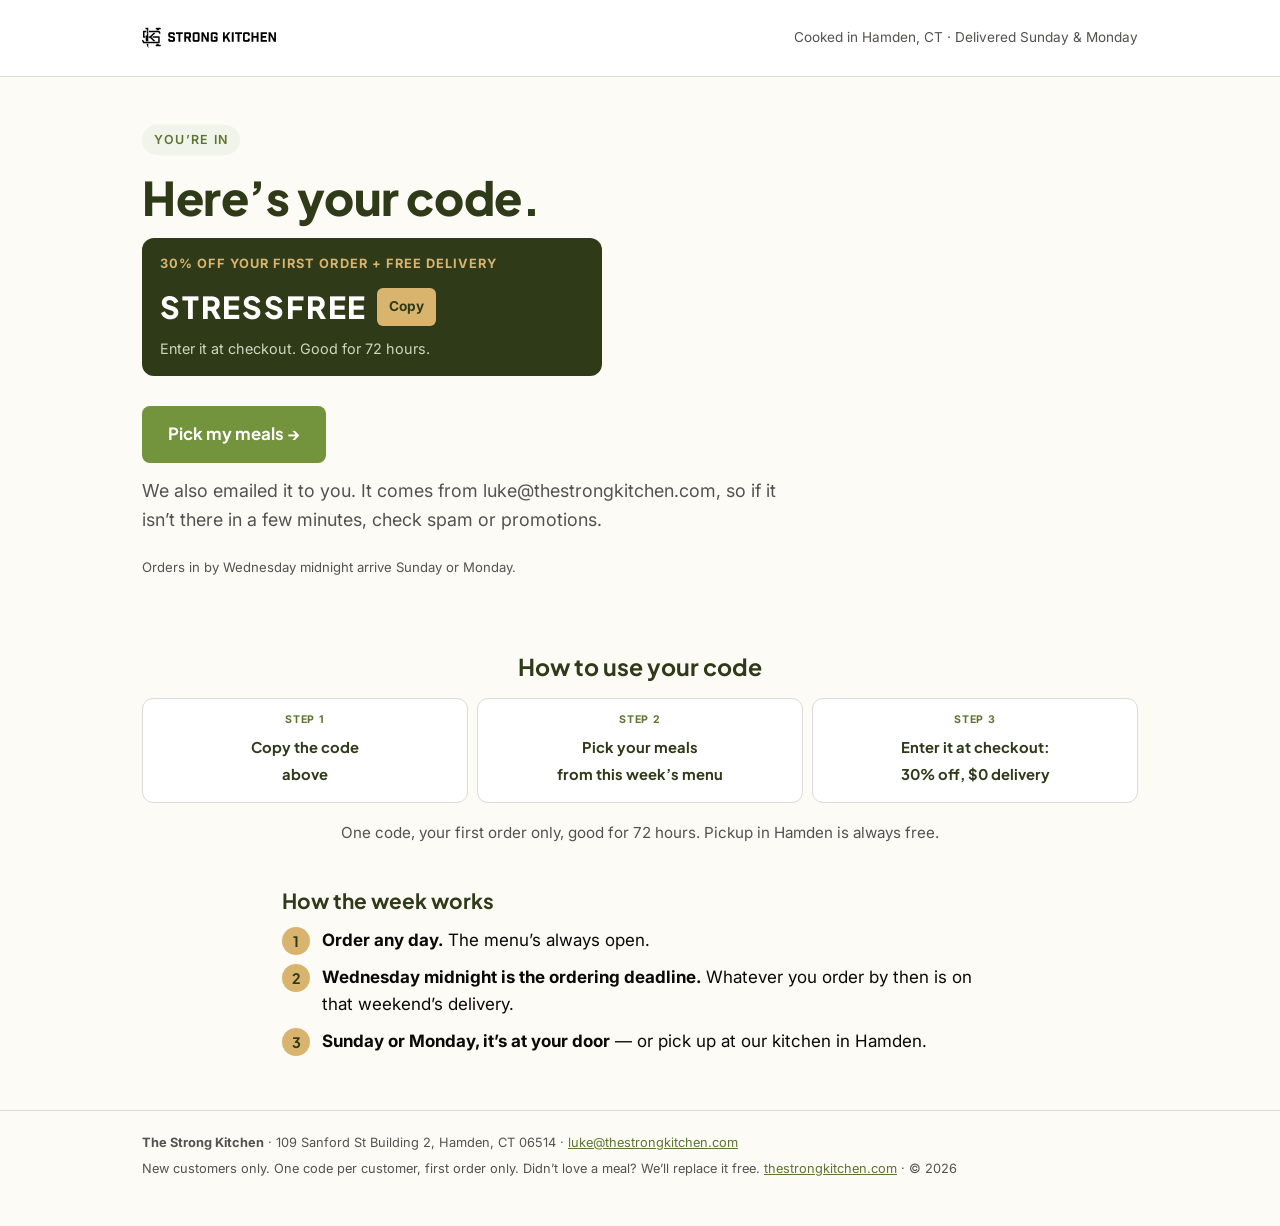
<file: thanks.html>
<!doctype html>
<html lang="en">
<head>
<meta charset="utf-8">
<meta name="viewport" content="width=device-width, initial-scale=1">
<title>Here’s your code — The Strong Kitchen</title>
<meta name="robots" content="noindex">
<link rel="icon" href="images/logo-text.png">
<link rel="preconnect" href="https://fonts.googleapis.com">
<link rel="stylesheet" href="https://fonts.googleapis.com/css2?family=Plus+Jakarta+Sans:wght@700;800&family=Inter:wght@400;600&display=swap">
<link rel="stylesheet" href="styles.css">
<!-- Google Tag Manager (same container as thestrongkitchen.com) -->
<script>(function(w,d,s,l,i){w[l]=w[l]||[];w[l].push({'gtm.start':new Date().getTime(),event:'gtm.js'});var f=d.getElementsByTagName(s)[0],j=d.createElement(s),dl=l!='dataLayer'?'&l='+l:'';j.async=true;j.src='https://www.googletagmanager.com/gtm.js?id='+i+dl;f.parentNode.insertBefore(j,f);})(window,document,'script','dataLayer','GTM-KTPCPN88');</script>
<style>
  /* The offer should be what peeks above the fold here, not the logistics —
     the photo shrinks and how-it-works moves below the bonus tiles. */
  .how-after{padding:8px 0 34px}
  @media (max-width:820px){
    .hero{padding:16px 0 12px}
    .hero .art{max-height:104px;overflow:hidden;border-radius:12px}
    .hero .art img{height:104px;object-fit:cover;object-position:center 45%}
    .hero h1{font-size:1.6rem}
    .hero .sub{font-size:.98rem;line-height:1.45;margin-bottom:12px}
    .hero .btn{margin-top:10px}
    .hero .fine{margin-top:8px;font-size:.82rem}
    .boxes{padding-top:14px}
    .boxes h2{font-size:1.2rem;margin-bottom:10px}
    .boxes .tiles{grid-template-columns:1fr 1fr;gap:10px}
  }
</style>
<style>
  /* Bonus banner: one row of four, no photos — the picture is what pushed this
     below the fold. */
  .boxes .tiles{display:grid !important;grid-template-columns:repeat(4,1fr) !important;gap:9px !important}
  .boxes .tile{background:#fff;border:1px solid var(--line);border-radius:11px;
               padding:13px 5px;text-align:center;overflow:visible}
  .boxes .tile .n{display:block;font-size:.66rem;letter-spacing:.07em;text-transform:uppercase;
                  font-weight:700;color:var(--green-d);margin-bottom:5px}
  .boxes .tile b{font-family:"Plus Jakarta Sans",Inter,sans-serif;font-size:.92rem;
                 color:var(--forest);line-height:1.18}
  @media(max-width:820px){
    .boxes .tiles{gap:6px !important}
    .boxes .tile{padding:11px 3px}
    .boxes .tile b{font-size:.8rem}
  }
</style>
<style>
  /* code box (9/13): the code is shown here so people can order now; the email is the backup copy */
  .codebox{background:var(--forest);color:#f1f4eb;border-radius:12px;padding:16px 18px;margin:14px 0 16px;max-width:460px}
  .codebox .k{display:block;font-size:.8rem;letter-spacing:.08em;text-transform:uppercase;font-weight:700;color:var(--gold)}
  .codebox .row{display:flex;align-items:center;gap:10px;margin:8px 0 6px}
  .codebox code{font-family:"Plus Jakarta Sans",Inter,sans-serif;font-size:1.9rem;font-weight:800;letter-spacing:.06em;color:#fff}
  .codebox button{font:inherit;font-weight:700;font-size:.85rem;background:var(--gold);color:var(--forest);border:0;border-radius:6px;padding:8px 12px;cursor:pointer}
  .codebox .k2{display:block;font-size:.9rem;color:#cfd7bd}
</style>
<style>
  /* This week's menu (9/22): nine dishes from the public feed, under the code. Hidden until the feed loads;
     if the feed fails the page looks exactly as before. */
  .menu{padding:6px 0 26px}
  .menu h2{font-size:1.3rem;margin-bottom:4px}
  .menu .when{color:var(--ink2);font-size:.95rem;margin:0 0 14px}
  .menu .grid{display:grid;grid-template-columns:repeat(3,1fr);gap:12px}
  .mtile{display:block;background:var(--white);border:1px solid var(--line);border-radius:12px;overflow:hidden;color:var(--ink);text-decoration:none}
  .mtile:hover,.mtile:focus-visible{border-color:var(--green);outline:none}
  .mtile img{width:100%;aspect-ratio:4/3;object-fit:cover;display:block;background:var(--cream)}
  .mtile .t{padding:10px 12px 12px}
  .mtile b{display:block;font-family:"Plus Jakarta Sans",Inter,sans-serif;color:var(--forest);font-size:.95rem;line-height:1.2;margin-bottom:4px}
  .mtile .m{display:block;font-size:.8rem;color:var(--ink2)}
  .mtile .p{display:block;font-size:.85rem;font-weight:700;color:var(--green-d);margin-top:4px}
  .menu .more{text-align:center;margin:16px 0 0}
  @media (max-width:820px){
    .menu .grid{grid-template-columns:1fr 1fr;gap:9px}
    .mtile .t{padding:8px 9px 10px}
    .mtile b{font-size:.86rem}
    .mtile .m{font-size:.74rem}
  }
  /* Slim code bar pinned to the bottom once the code box has scrolled away */
  .codebar{position:fixed;left:0;right:0;bottom:0;z-index:50;background:var(--forest);color:#f1f4eb;
           padding:10px 16px calc(10px + env(safe-area-inset-bottom));display:none;align-items:center;justify-content:center;gap:12px;
           box-shadow:0 -4px 18px rgba(0,0,0,.18);font-size:.95rem}
  .codebar.on{display:flex}
  .codebar code{font-family:"Plus Jakarta Sans",Inter,sans-serif;font-size:1.15rem;font-weight:800;letter-spacing:.06em;color:#fff}
  .codebar button{font:inherit;font-weight:700;font-size:.85rem;background:var(--gold);color:var(--forest);border:0;border-radius:6px;padding:7px 12px;cursor:pointer}
  body.has-codebar{padding-bottom:64px}
</style>
</head>
<body class="thanks">
<noscript><iframe src="https://www.googletagmanager.com/ns.html?id=GTM-KTPCPN88" height="0" width="0" style="display:none;visibility:hidden"></iframe></noscript>

<header class="top"><div class="wrap">
  <a href="https://thestrongkitchen.com" data-carry><img src="images/logo-text.png" alt="The Strong Kitchen"></a>
  <span class="tag">Cooked in Hamden, CT · Delivered Sunday &amp; Monday</span>
</div></header>

<!-- Connecticut -->
<section class="hero" id="ct"><div class="wrap" style="grid-template-columns:1fr">
  <div>
    <span class="eyebrow" id="eb">You’re in</span>
    <h1 id="h1ct">Here’s your code<span id="hi"></span>.</h1>
    <div class="codebox" id="codebox">
      <span class="k">30% off your first order + free delivery</span>
      <div class="row"><code id="thecode">STRESSFREE</code><button type="button" id="copybtn" onclick="(function(){try{navigator.clipboard.writeText('STRESSFREE');document.getElementById('copybtn').textContent='Copied';}catch(e){}})()">Copy</button></div>
      <span class="k2">Enter it at checkout. Good for 72 hours.</span>
    </div>
    <a class="btn inline" href="https://thestrongkitchen.com/menus" data-menu>Pick my meals →</a>
    <p class="sub" style="margin-top:14px">We also emailed it to you. It comes from luke@thestrongkitchen.com, so if it isn’t there in a few minutes, check spam or promotions.</p>
    <p class="fine" style="text-align:left">Orders in by Wednesday midnight arrive Sunday or Monday.</p>
  </div>
</div></section>

<!-- This week's menu (from the public feed; hidden until it loads) -->
<section class="menu hide" id="menu"><div class="wrap">
  <h2>This week’s menu</h2>
  <p class="when" id="menu-when"></p>
  <div class="grid" id="menu-grid"></div>
  <p class="more"><a class="btn inline" href="https://thestrongkitchen.com/menus" data-menu>See the full menu →</a></p>
</div></section>

<section class="boxes" id="ct-boxes"><div class="wrap">
  <h2>How to use your code</h2>
  <div class="tiles" style="grid-template-columns:repeat(3,1fr) !important">
    <div class="tile"><span class="n">Step 1</span><b>Copy the code<br>above</b></div>
    <div class="tile"><span class="n">Step 2</span><b>Pick your meals<br>from this week’s menu</b></div>
    <div class="tile"><span class="n">Step 3</span><b>Enter it at checkout:<br>30% off, $0 delivery</b></div>
  </div>
  <p class="note">One code, your first order only, good for 72 hours. Pickup in Hamden is always free.</p>
</div></section>

<section class="how-after"><div class="wrap narrow">
  <h2 style="font-size:1.3rem">How the week works</h2>
  <ol class="steps">
    <li><strong>Order any day.</strong> The menu’s always open.</li>
    <li><strong>Wednesday midnight is the ordering deadline.</strong> Whatever you order by then is on that weekend’s delivery.</li>
    <li><strong>Sunday or Monday, it’s at your door</strong> — or pick up at our kitchen in Hamden.</li>
  </ol>
</div></section>

<!-- Not Connecticut -->
<section class="hero hide" id="nonct"><div class="wrap">
  <div>
    <span class="eyebrow">Thanks for checking</span>
    <h1>We only deliver in Connecticut — for now.</h1>
    <p class="sub">We cook in Hamden and deliver across New Haven, Hartford and Fairfield counties and beyond, and that’s it today. We don’t ship across state lines — the whole point is that your food is cooked a few miles from your house by people you can email.</p>
    <p class="sub">Since we can’t deliver to you, we didn’t sign you up for anything and no code was sent. Know someone in Connecticut who’d like dinner handled? Send them to <a href="https://claim.thestrongkitchen.com" data-carry>claim.thestrongkitchen.com</a> for 30% off their first order.</p>
  </div>
  <div class="art"><img src="images/hero-meals.jpg" alt="A week of Strong Kitchen meals" width="1200" height="900"></div>
</div></section>

<div class="codebar" id="codebar" aria-hidden="true">Your code: <code>STRESSFREE</code><button type="button" id="copybtn2" onclick="(function(){try{navigator.clipboard.writeText('STRESSFREE');document.getElementById('copybtn2').textContent='Copied';}catch(e){}})()">Copy</button></div>

<footer><div class="wrap">
  <p><strong>The Strong Kitchen</strong> · 109 Sanford St Building 2, Hamden, CT 06514 · <a href="mailto:luke@thestrongkitchen.com">luke@thestrongkitchen.com</a></p>
  <p>New customers only. One code per customer, first order only. Didn’t love a meal? We’ll replace it free. <a href="https://thestrongkitchen.com" data-carry>thestrongkitchen.com</a> · © 2026</p>
</div></footer>

<script>
(function(){
  var q = new URLSearchParams(location.search);
  if (q.get('ct') === '0') {
    document.getElementById('ct').classList.add('hide');
    document.getElementById('ct-boxes').classList.add('hide');
    document.getElementById('nonct').classList.remove('hide');
  } else {
    if (q.get('n')) document.getElementById('hi').textContent = ', ' + q.get('n').replace(/[<>]/g,'');
  }
})();
</script>
<script>
(function(){
  // This week's menu on the code page (9/22). Feed = the same one behind the Thursday menu email.
  if (new URLSearchParams(location.search).get('ct') === '0') return;
  var FEED = 'https://thestrongkitchen.github.io/merchant-feed/products.json';
  var q = new URLSearchParams(location.search), pass = {};
  ['gclid','fbclid'].forEach(function (k) { if (q.get(k)) pass[k] = q.get(k); });
  function diag(step, extra) { try { var o = { event: 'skf_' + step, skf_form: 'thanks-menu' }; if (extra) for (var k in extra) o[k] = extra[k]; (window.dataLayer = window.dataLayer || []).push(o); } catch (e) {} }
  function esc(s) { return String(s == null ? '' : s).replace(/[&<>"]/g, function (c) { return { '&': '&amp;', '<': '&lt;', '>': '&gt;', '"': '&quot;' }[c]; }); }
  function link(u) {
    try {
      var x = new URL(u);
      x.searchParams.set('utm_source', 'claim-lp'); x.searchParams.set('utm_medium', 'thanks-page');
      x.searchParams.set('utm_campaign', 'first-order-code'); x.searchParams.set('utm_content', 'menu-tile');
      Object.keys(pass).forEach(function (k) { x.searchParams.set(k, pass[k]); });
      return x.toString();
    } catch (e) { return u; }
  }
  var ctrl = ('AbortController' in window) ? new AbortController() : null;
  var timer = setTimeout(function () { if (ctrl) ctrl.abort(); }, 6000);
  fetch(FEED, ctrl ? { signal: ctrl.signal } : {}).then(function (r) { if (!r.ok) throw new Error('feed ' + r.status); return r.json(); }).then(function (j) {
    clearTimeout(timer);
    var meals = (j && j.meals) || [];
    if (!meals.length) return;
    // cheapest portion per dish, from the full item list (each dish has 2-3 portions)
    var low = {};
    ((j && j.items) || []).forEach(function (it) { var g = it.group, p = parseFloat(it.price); if (!g || isNaN(p)) return; if (!(g in low) || p < low[g]) low[g] = p; });
    var html = '';
    meals.forEach(function (m) {
      if (!m.name || !m.link || !m.image_link) return;
      var cp = /\((\d+)\s*cal,\s*(\d+)g protein\)/.exec(m.title || '');
      var meta = cp ? cp[1] + ' cal \u00b7 ' + cp[2] + 'g protein' : (m.portion || '');
      var price = low[m.group] || parseFloat(m.price);
      html += '<a class="mtile" href="' + esc(link(m.link)) + '" data-dish="' + esc(m.name) + '">' +
              '<img src="' + esc(m.image_link) + '" alt="' + esc(m.name) + '" loading="lazy" width="400" height="300">' +
              '<span class="t"><b>' + esc(m.name) + '</b><span class="m">' + esc(meta) + '</span>' +
              (price ? '<span class="p">from $' + price.toFixed(2) + '</span>' : '') + '</span></a>';
    });
    if (!html) return;
    var when = '';
    if (j.delivery) when += 'Delivered ' + j.delivery + '.';
    if (j.deadline) when += (when ? ' ' : '') + 'Order by ' + j.deadline + '.';
    document.getElementById('menu-when').textContent = when;
    document.getElementById('menu-grid').innerHTML = html;
    document.getElementById('menu').classList.remove('hide');
    diag('menu_shown', { skf_count: meals.length });
    document.getElementById('menu-grid').addEventListener('click', function (ev) {
      var a = ev.target.closest && ev.target.closest('a.mtile');
      if (a) diag('menu_tile', { skf_dish: a.getAttribute('data-dish') });
    });
    // sticky code bar: only once the code box itself is off screen
    var bar = document.getElementById('codebar'), box = document.getElementById('codebox');
    if (bar && box && 'IntersectionObserver' in window) {
      new IntersectionObserver(function (es) {
        var visible = es[0].isIntersecting;
        bar.classList.toggle('on', !visible); bar.setAttribute('aria-hidden', visible ? 'true' : 'false');
        document.body.classList.toggle('has-codebar', !visible);
      }, { threshold: 0 }).observe(box);
    }
  }).catch(function () { clearTimeout(timer); diag('menu_feed_fail'); });
})();
</script>
<script src="app.js?v=20260918"></script>
</body>
</html>
</file>
<file: styles.css>
/* The Strong Kitchen — first-month bonuses pages. Palette + fonts match thestrongkitchen.com (Aug 2026). */
:root{
  --green:#73933c; --green-d:#5c7530; --green-l:#f1f4eb;
  --forest:#2e3a18; --gold:#d9b46f; --gold-d:#ad9058; --cream:#f7f0e2;
  --bg:#fcfbf5; --white:#fff; --ink:#0b0906; --ink2:#545250; --line:#dadad9;
  --err:#d32f2f;
}
*{box-sizing:border-box}
html{scroll-behavior:smooth}
body{margin:0;background:var(--bg);color:var(--ink);font-family:Inter,"Helvetica Neue",Arial,sans-serif;font-size:17px;line-height:1.6;-webkit-font-smoothing:antialiased}
img{max-width:100%;height:auto;display:block}
a{color:var(--green-d)}
h1,h2,h3{font-family:"Plus Jakarta Sans",Inter,sans-serif;color:var(--forest);line-height:1.15;margin:0;text-wrap:balance}
h1{font-size:clamp(2rem,5vw,2.9rem);font-weight:800;letter-spacing:-.01em}
h2{font-size:1.45rem;font-weight:700;margin-bottom:14px}
p{margin:0 0 14px}
.wrap{max-width:1040px;margin:0 auto;padding:0 22px}
.narrow{max-width:760px;margin:0 auto}

/* header */
.top{padding:18px 0;border-bottom:1px solid var(--line);background:var(--white)}
.top .wrap{display:flex;align-items:center;justify-content:space-between;gap:12px}
.top img{height:40px;width:auto}
.top .tag{font-size:.85rem;color:var(--ink2)}
@media (max-width:560px){.top .tag{display:none}}

/* hero */
.hero{padding:48px 0 40px}
.hero .wrap{display:grid;grid-template-columns:1.1fr .9fr;gap:40px;align-items:center}
@media (max-width:820px){.hero .wrap{grid-template-columns:1fr}.hero .art{order:-1;max-height:320px;overflow:hidden;border-radius:12px}}
.eyebrow{display:inline-block;font-size:.78rem;letter-spacing:.1em;text-transform:uppercase;font-weight:600;color:var(--green-d);background:var(--green-l);border-radius:999px;padding:5px 12px;margin-bottom:16px}
.sub{font-size:1.12rem;color:var(--ink2);max-width:36em;margin:14px 0 22px}
.art img{border-radius:12px;box-shadow:0 8px 30px rgba(46,58,24,.12)}

/* form */
.form{background:var(--white);border:1px solid var(--line);border-radius:12px;padding:20px;max-width:460px;box-shadow:0 4px 18px rgba(46,58,24,.06)}
.form label{display:block;font-size:.85rem;font-weight:600;color:var(--forest);margin:10px 0 4px}
.form label span{font-weight:400;color:var(--ink2)}
.form input{width:100%;font:inherit;padding:12px 14px;border:1px solid var(--line);border-radius:8px;background:#fff;color:var(--ink)}
.form input:focus{outline:2px solid var(--green);outline-offset:1px;border-color:var(--green)}
.form .hp{position:absolute;left:-9999px;width:1px;height:1px;opacity:0}
.btn{display:inline-block;background:var(--green);color:#fff !important;text-decoration:none;font-family:"Plus Jakarta Sans",Inter,sans-serif;font-weight:700;font-size:1.05rem;border:0;border-radius:8px;padding:15px 26px;cursor:pointer;width:100%;text-align:center;margin-top:14px;transition:background .15s}
.btn:hover,.btn:focus-visible{background:var(--green-d);outline:none}
.btn.inline{width:auto}
.btn[disabled]{opacity:.6;cursor:wait}
.fine{font-size:.82rem;color:var(--ink2);margin:10px 0 0;text-align:center}
.msg{font-size:.92rem;margin-top:10px;display:none}
.msg.err{display:block;color:var(--err)}
.msg.ok{display:block;color:var(--green-d)}

/* boxes */
.boxes{padding:36px 0}
.boxes h2{text-align:center}
.tiles{display:grid;grid-template-columns:repeat(4,1fr);gap:14px;margin-top:18px}
@media (max-width:820px){.tiles{grid-template-columns:repeat(2,1fr)}}
.tile{background:var(--white);border:1px solid var(--line);border-radius:12px;overflow:hidden}
.tile img{aspect-ratio:4/3;object-fit:cover;width:100%}
.tile .t{padding:12px 14px 14px;font-size:.92rem}
.tile .t b{display:block;font-family:"Plus Jakarta Sans",Inter,sans-serif;color:var(--forest);font-size:.95rem;margin-bottom:3px}
.tile .n{font-size:.72rem;letter-spacing:.08em;text-transform:uppercase;color:var(--gold-d);font-weight:700}
.tile.surprise{background:var(--forest);color:#f1f4eb;border-color:var(--forest)}
.tile.surprise .t b{color:var(--gold)}
.tile.surprise .art{aspect-ratio:4/3;display:grid;place-items:center;font-family:"Plus Jakarta Sans",sans-serif;font-size:3rem;color:var(--gold);background:#222c12}
.note{text-align:center;color:var(--ink2);font-size:.95rem;margin:18px auto 0;max-width:44em}

/* objections */
.obj{padding:30px 0}
.obj ul{list-style:none;padding:0;margin:0;display:grid;gap:12px}
.obj li{background:var(--white);border:1px solid var(--line);border-radius:10px;padding:16px 18px}
.obj li em{font-style:normal;font-weight:700;color:var(--forest);display:block;margin-bottom:3px}

/* proof */
.proof{padding:26px 0 10px;text-align:center}
.proof .strip{display:flex;flex-wrap:wrap;justify-content:center;gap:10px 26px;font-weight:600;color:var(--forest);font-size:.95rem;margin-bottom:18px}
.proof blockquote{margin:0 auto;max-width:40em;font-size:1.05rem;color:var(--ink)}
.proof blockquote cite{display:block;font-style:normal;font-size:.88rem;color:var(--ink2);margin-top:6px}
.stars{color:var(--gold-d);letter-spacing:.05em}

/* cta band */
.band{padding:38px 0 48px;text-align:center}
.band .btn{width:auto}
.quiet{display:block;margin-top:16px;font-size:.9rem}

/* thanks */
.thanks .steps{counter-reset:s;list-style:none;padding:0;margin:14px 0 20px;display:grid;gap:10px}
.thanks .steps li{counter-increment:s;position:relative;padding-left:40px}
.thanks .steps li::before{content:counter(s);position:absolute;left:0;top:0;width:28px;height:28px;border-radius:50%;background:var(--gold);color:var(--forest);font:700 .9rem/28px "Plus Jakarta Sans",sans-serif;text-align:center}
.hide{display:none !important}

footer{border-top:1px solid var(--line);padding:22px 0 40px;font-size:.8rem;color:var(--ink2)}
footer p{margin:0 0 6px;max-width:none}
</file>
